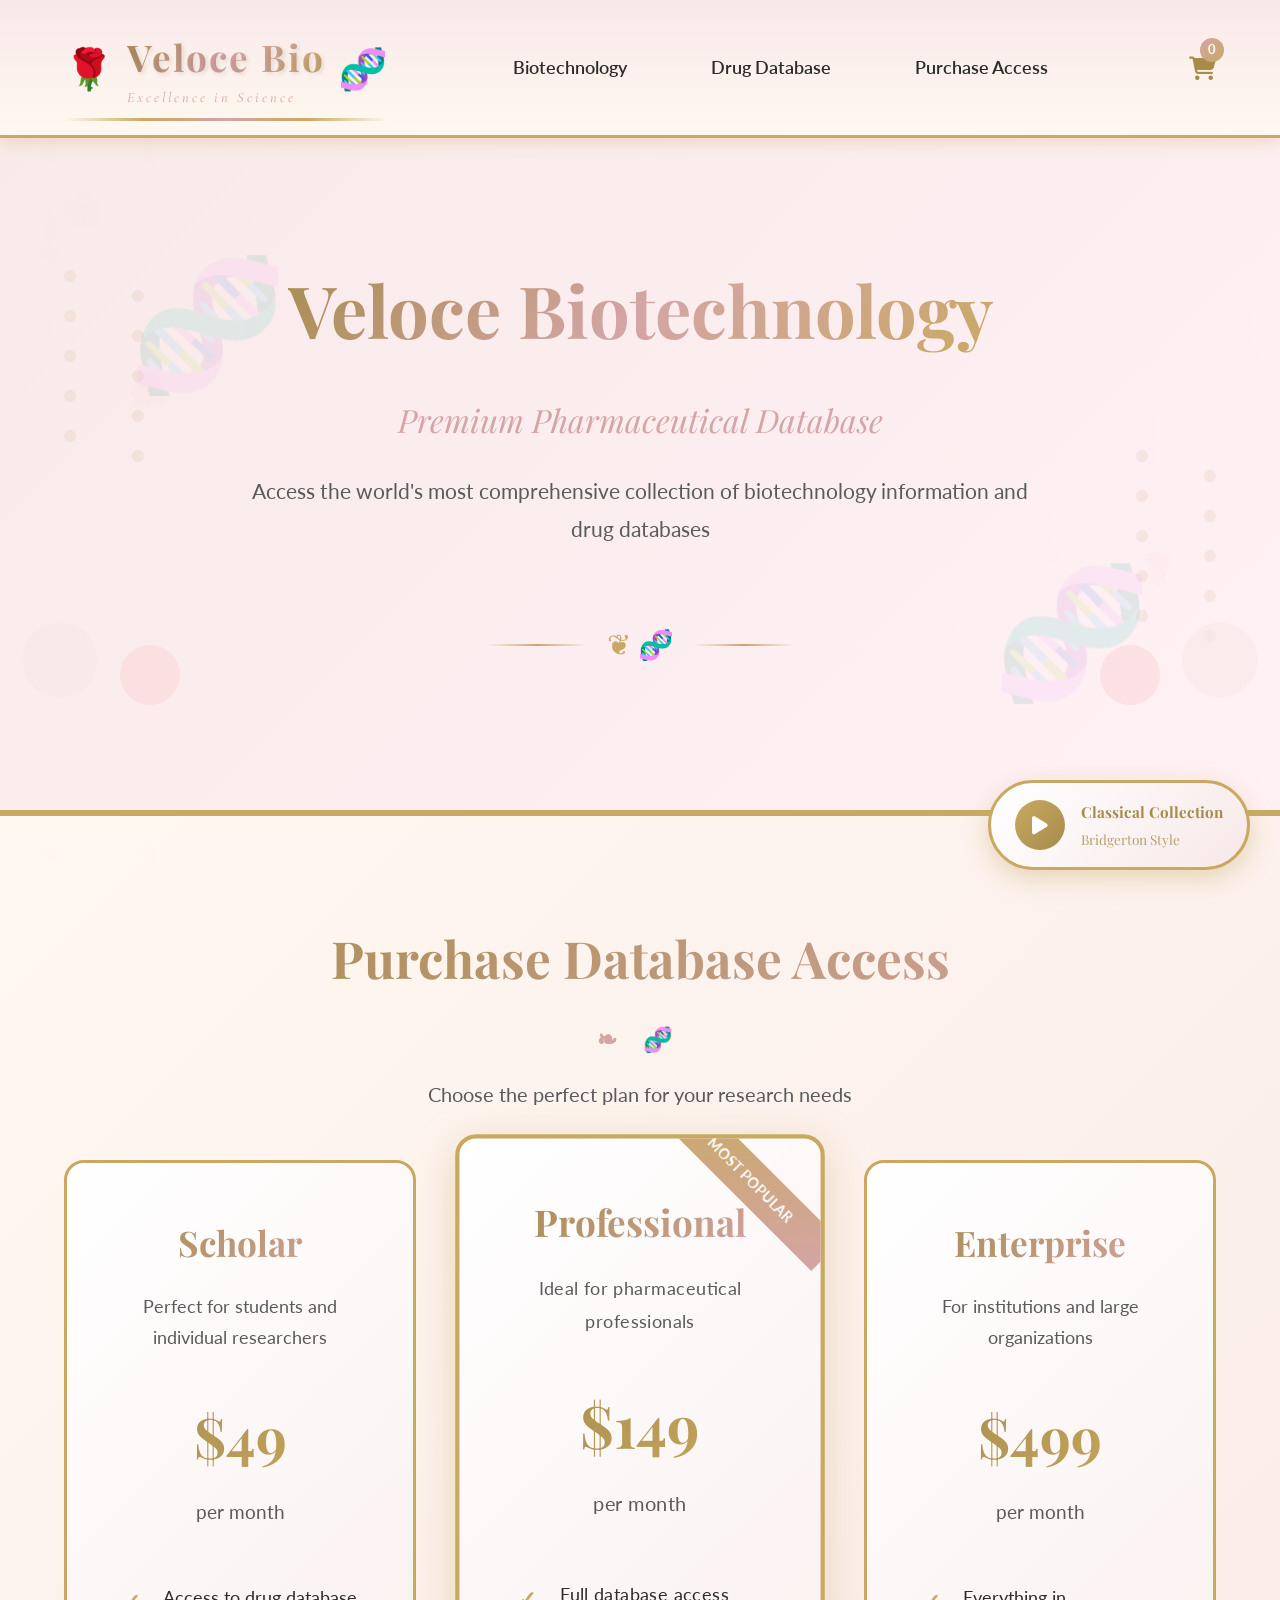
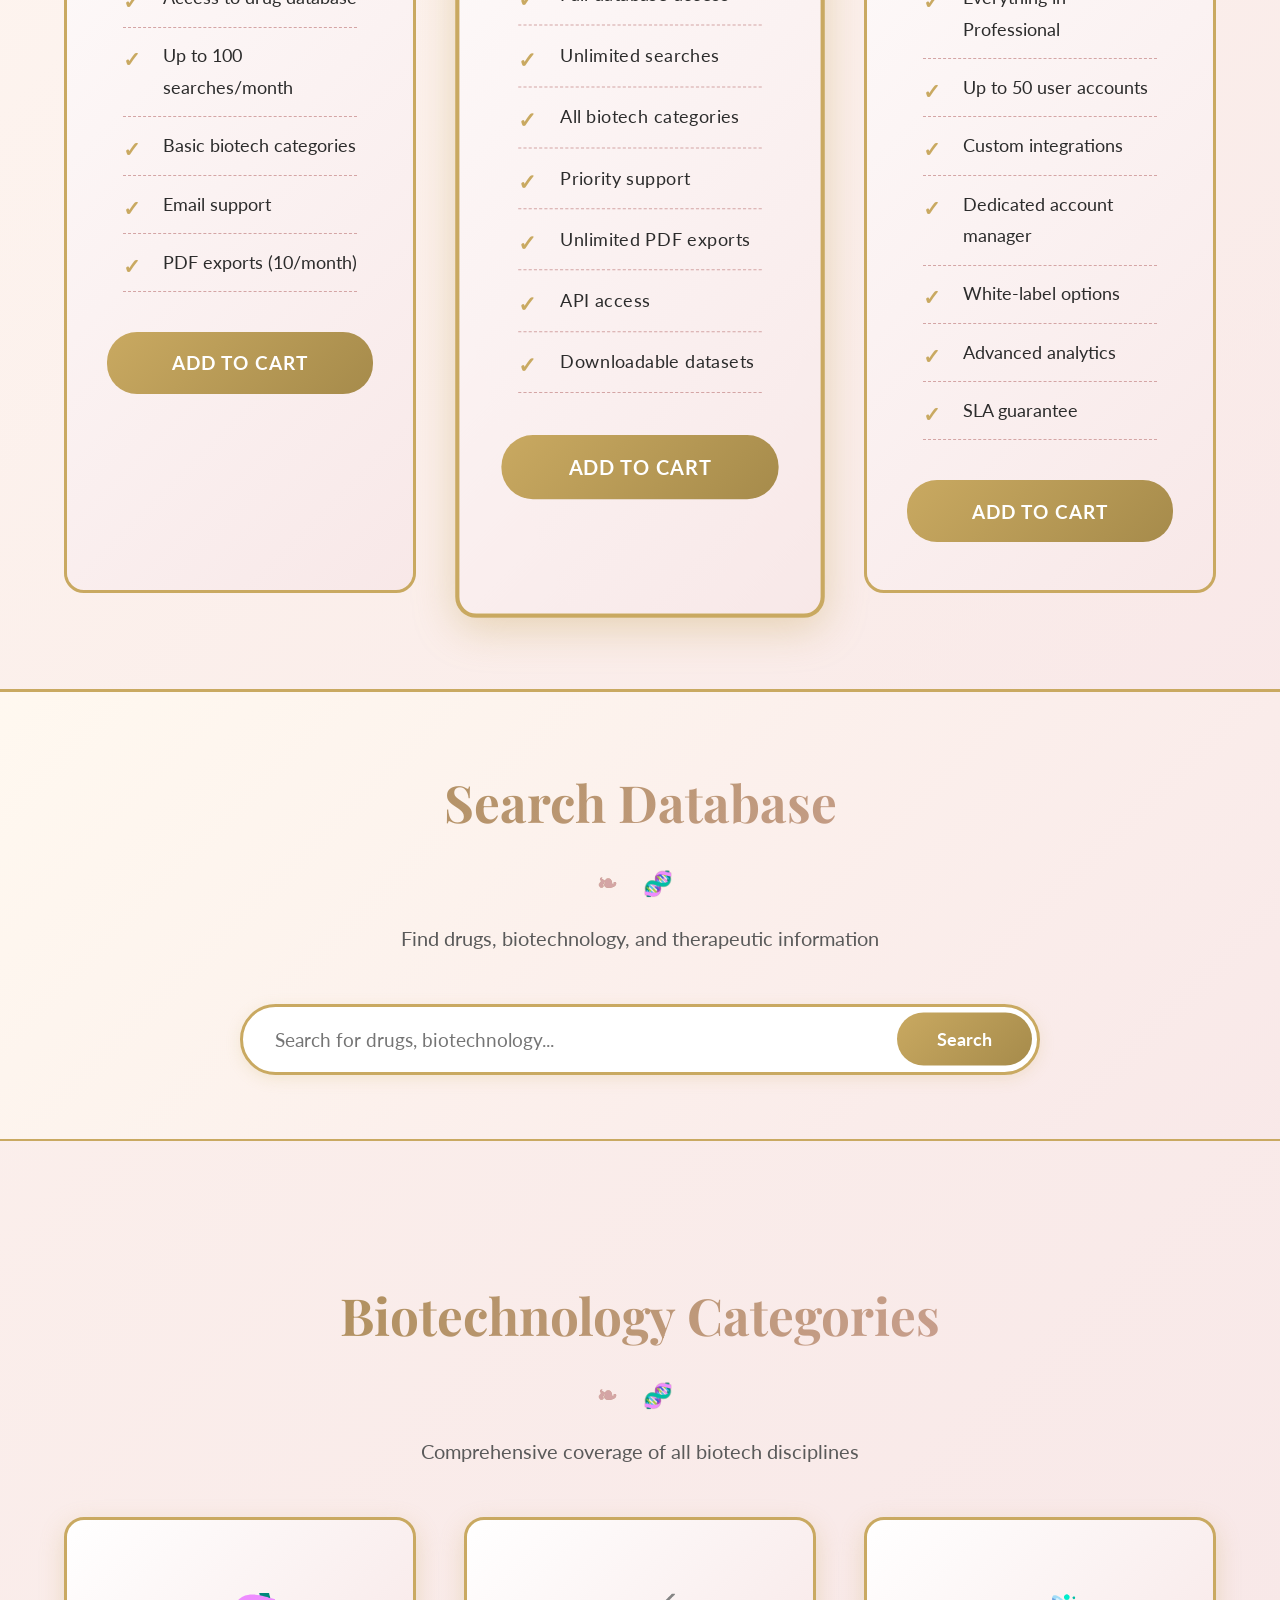
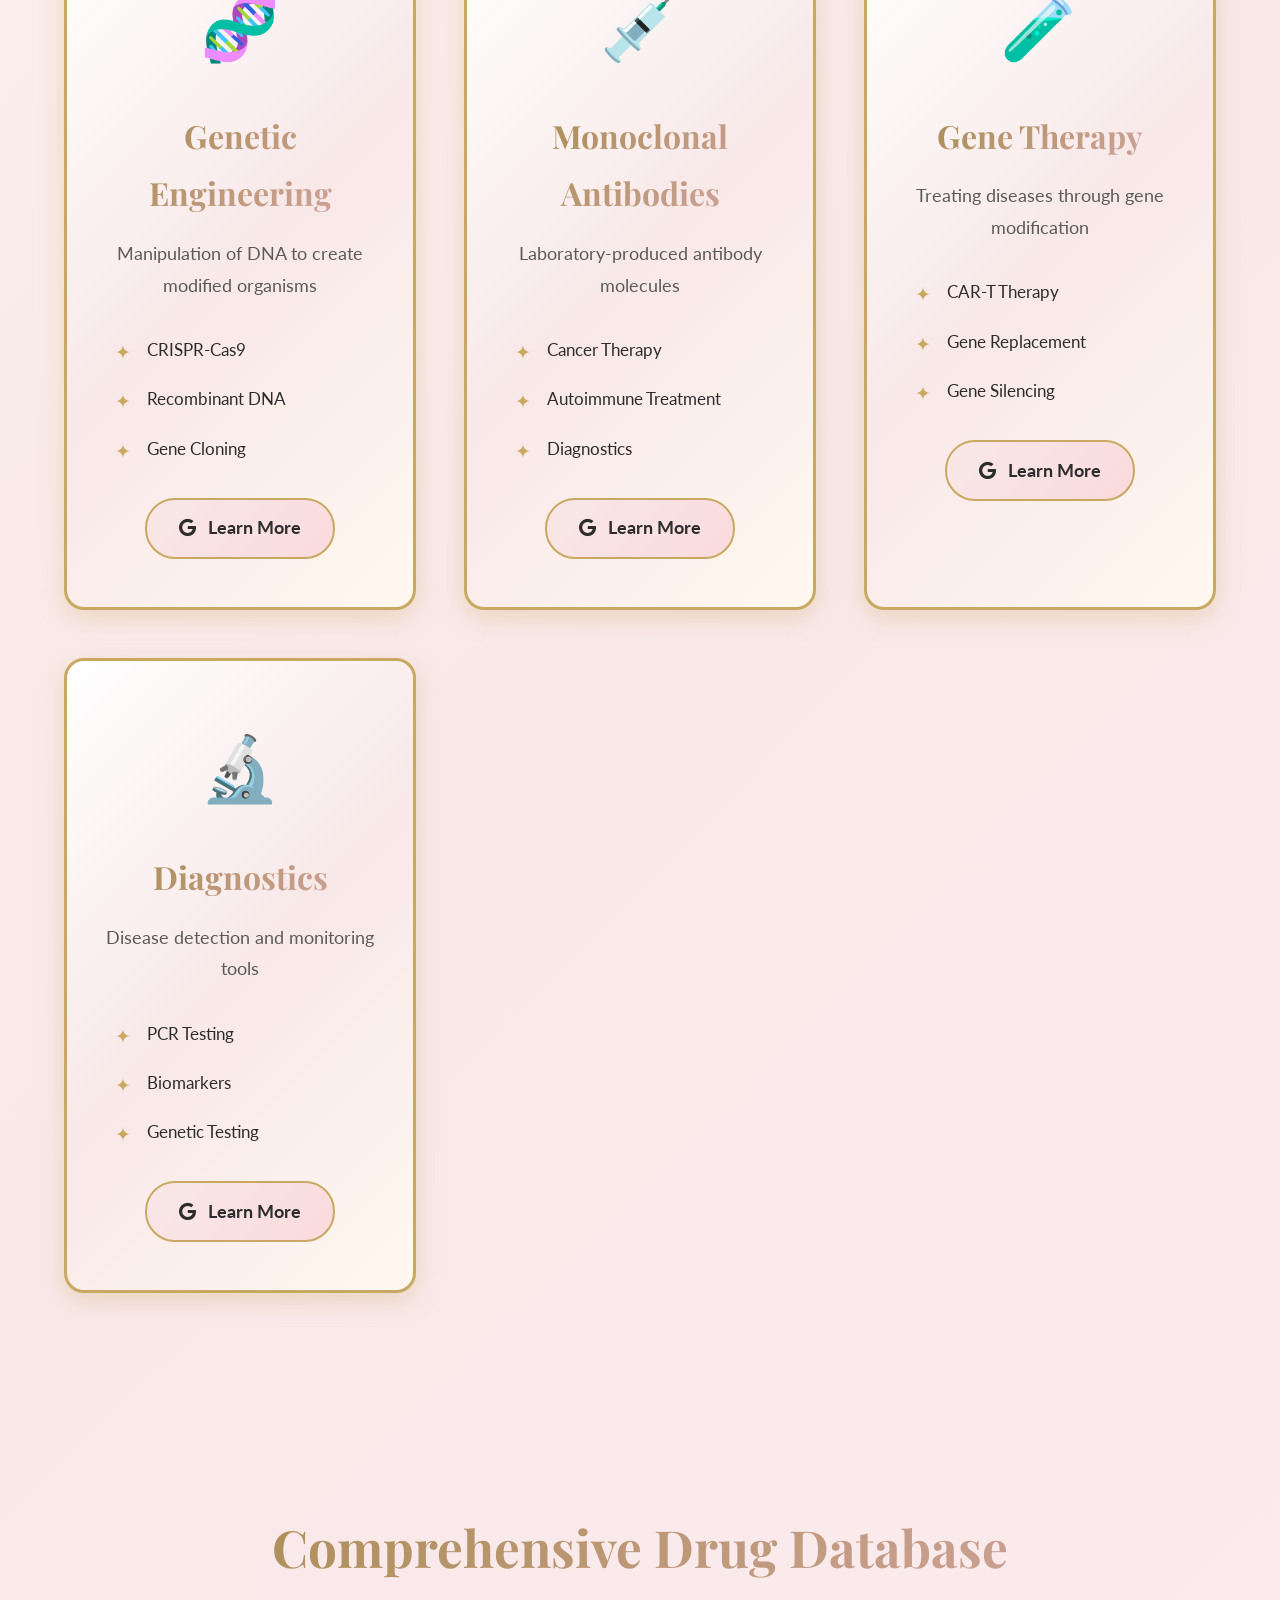
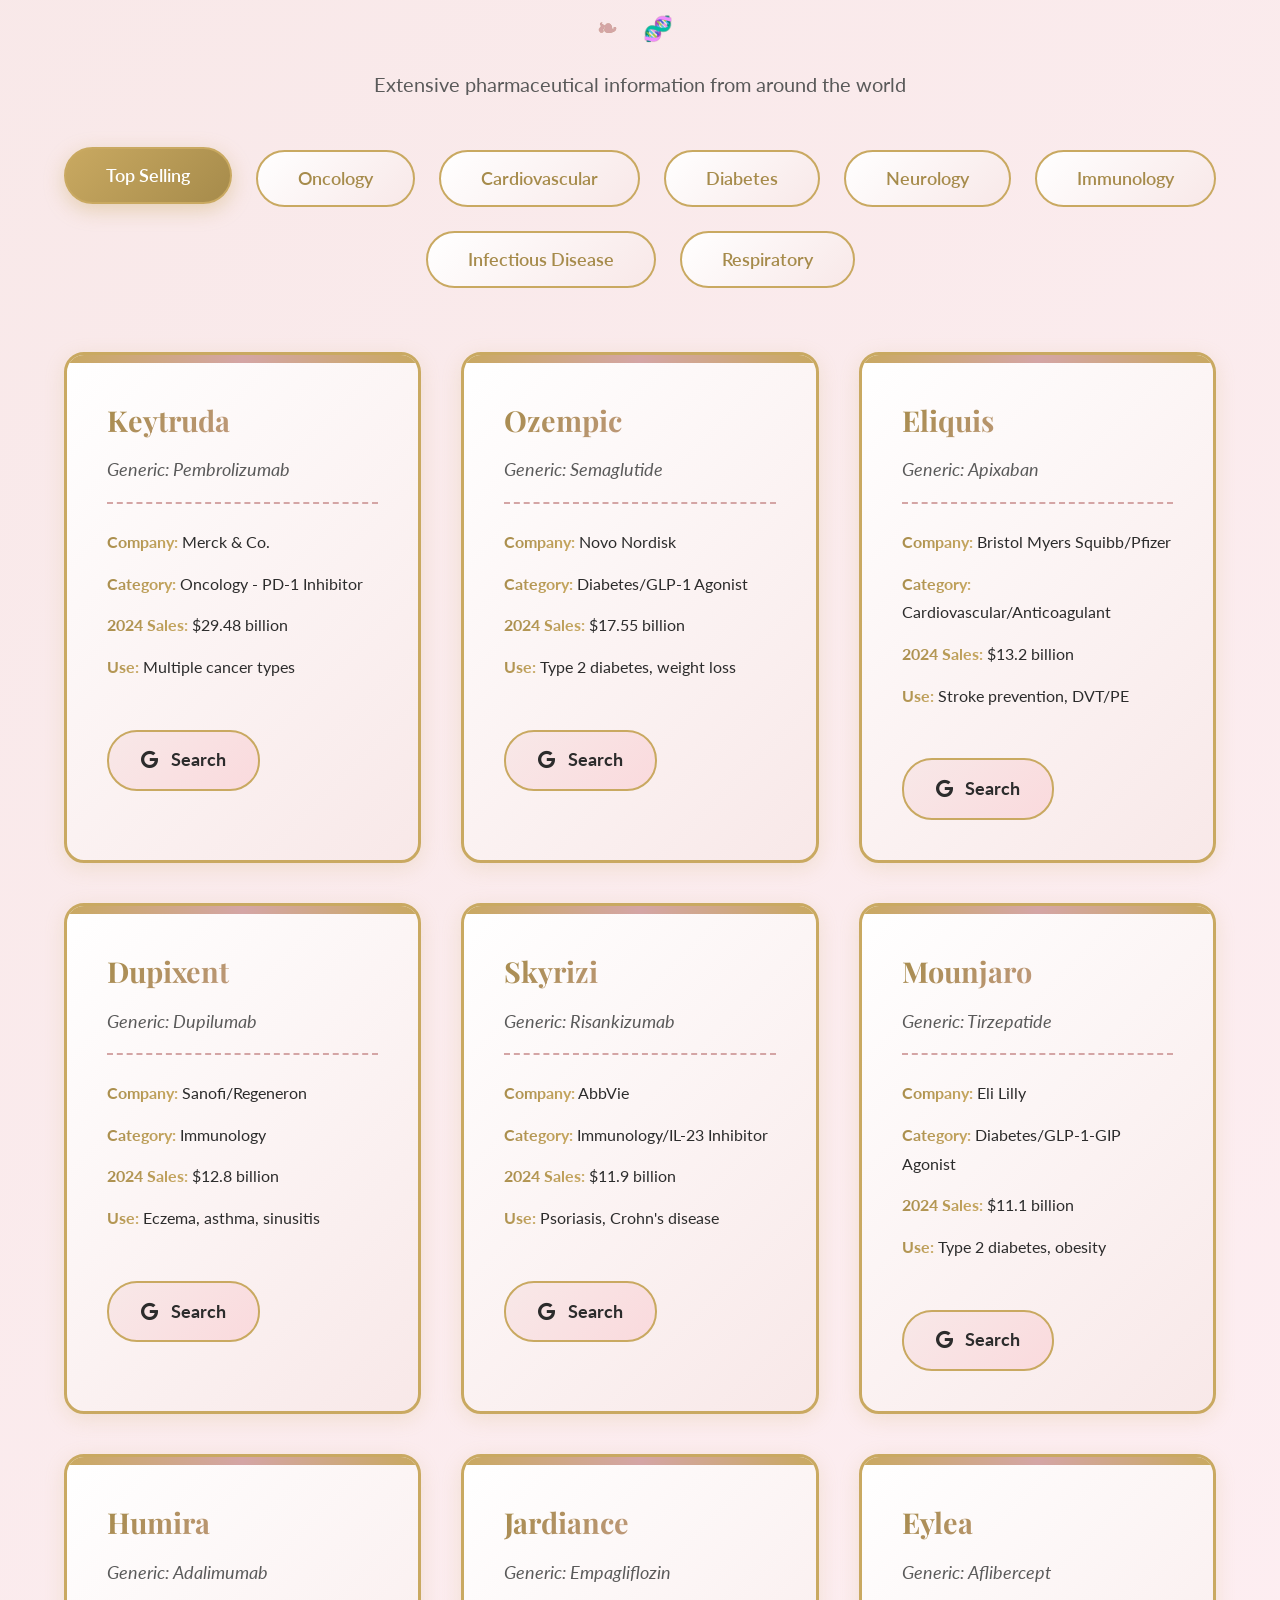
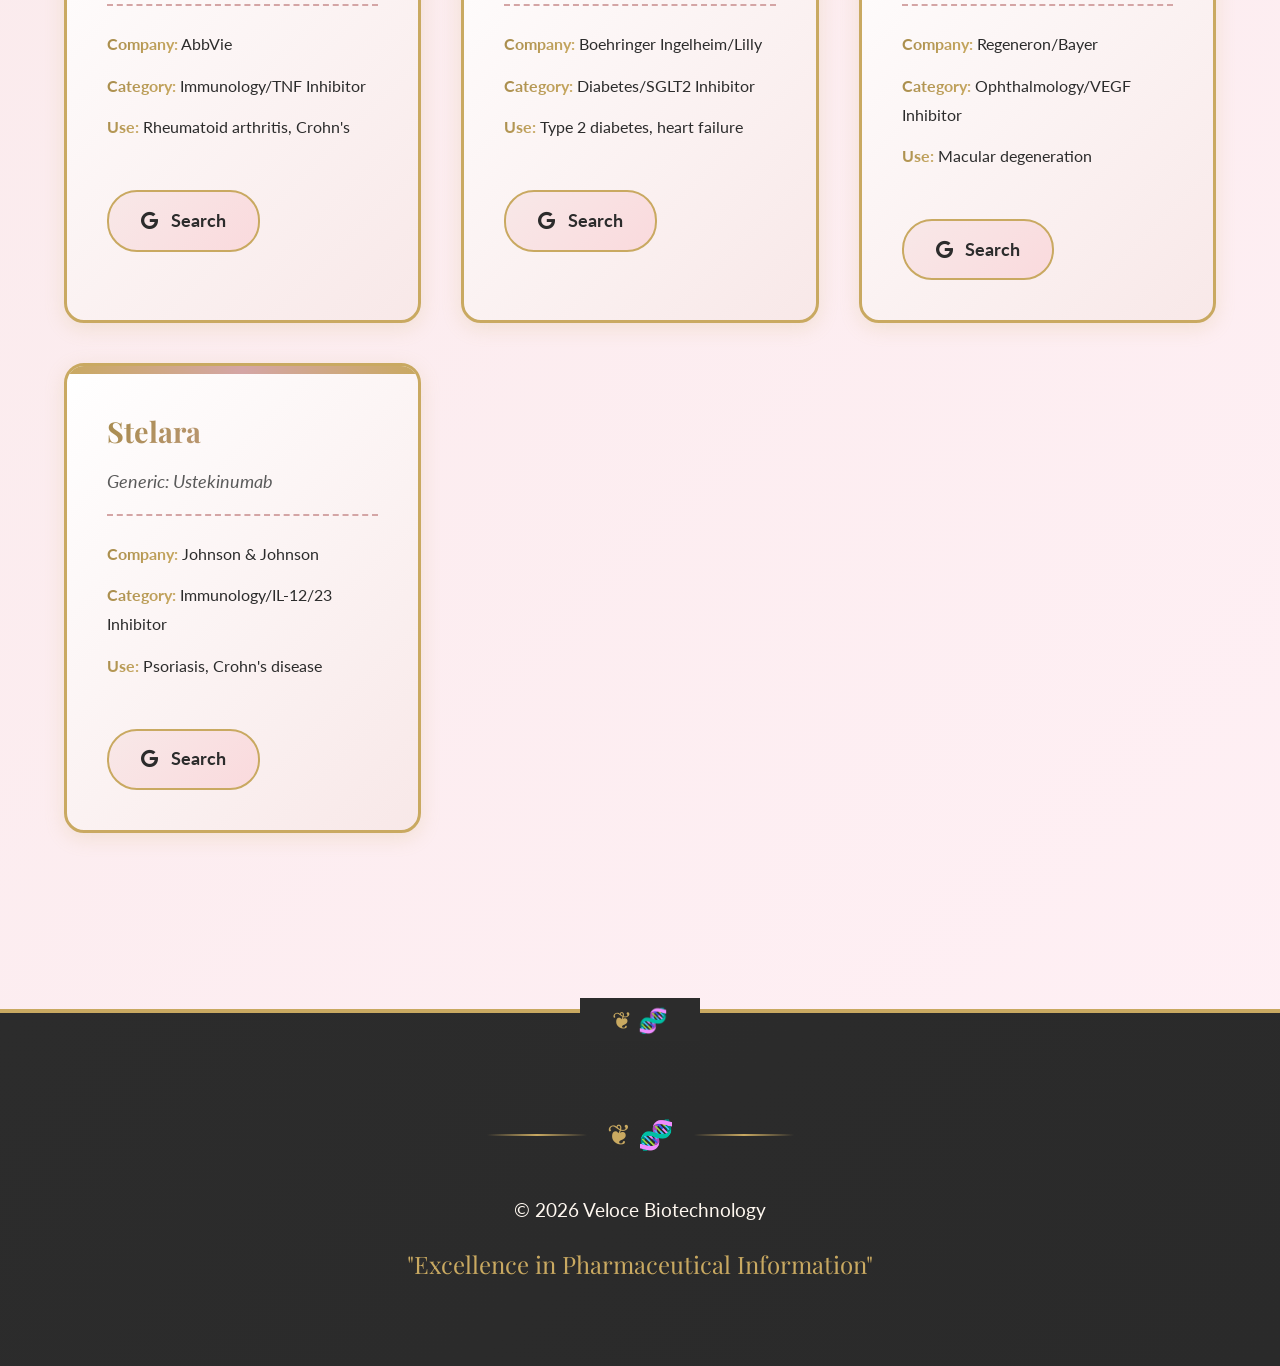
<file: index.html>
<!DOCTYPE html>
<html lang="en">
<head>
    <meta charset="UTF-8">
    <meta name="viewport" content="width=device-width, initial-scale=1.0">
    <title>Veloce Biotechnology - Premium Database Access</title>
    <link href="https://fonts.googleapis.com/css2?family=Playfair+Display:wght@400;600;700&family=Cormorant+Garamond:wght@400;500;600&family=Lato:wght@400;700&display=swap" rel="stylesheet">
    <link rel="stylesheet" href="https://cdnjs.cloudflare.com/ajax/libs/font-awesome/6.4.0/css/all.min.css">
    <style>
        :root {
            --soft-pink: #F8E8E8;
            --dusty-rose: #D4A5A5;
            --cream: #FFF8F0;
            --gold: #C9A961;
            --gold-dark: #A68B4B;
            --text-dark: #2C2C2C;
            --text-light: #5A5A5A;
            --white: #ffffff;
            --blush: #FADADD;
            --lavender: #E6E6FA;
            --peach: #FFDAB9;
        }

        * {
            margin: 0;
            padding: 0;
            box-sizing: border-box;
        }

        body {
            font-family: 'Lato', sans-serif;
            background: linear-gradient(135deg, #FFF8F0 0%, #F8E8E8 50%, #FFF0F5 100%);
            color: var(--text-dark);
            line-height: 1.8;
            position: relative;
            overflow-x: hidden;
            font-size: 16px;
        }

        /* Floral Background Pattern */
        body::before {
            content: '';
            position: fixed;
            top: 0;
            left: 0;
            width: 100%;
            height: 100%;
            background-image: url("data:image/svg+xml,%3Csvg xmlns='http://www.w3.org/2000/svg' width='100' height='100' opacity='0.05'%3E%3Cpath d='M50 10 Q60 30 50 50 Q40 30 50 10' fill='%23D4A5A5'/%3E%3Ccircle cx='50' cy='55' r='8' fill='%23C9A961'/%3E%3C/svg%3E");
            opacity: 0.3;
            z-index: -1;
            pointer-events: none;
        }

        /* Cute DNA Animations */
        .dna-container {
            position: fixed;
            z-index: 1;
            pointer-events: none;
            opacity: 0.15;
        }

        .dna-left {
            left: 5%;
            top: 30%;
            animation: floatDNA 8s ease-in-out infinite;
        }

        .dna-right {
            right: 5%;
            top: 50%;
            animation: floatDNA 10s ease-in-out infinite reverse;
        }

        @keyframes floatDNA {
            0%, 100% { transform: translateY(0) rotate(0deg); }
            50% { transform: translateY(-30px) rotate(180deg); }
        }

        .dna-helix {
            width: 80px;
            height: 200px;
            position: relative;
        }

        .dna-strand {
            position: absolute;
            width: 12px;
            height: 12px;
            border-radius: 50%;
            animation: rotateDNA 3s linear infinite;
        }

        .dna-strand:nth-child(odd) {
            background: linear-gradient(135deg, var(--dusty-rose), var(--gold));
            left: 0;
        }

        .dna-strand:nth-child(even) {
            background: linear-gradient(135deg, var(--gold), var(--dusty-rose));
            right: 0;
        }

        @keyframes rotateDNA {
            0%, 100% { transform: translateX(0); }
            50% { transform: translateX(30px); }
        }

        /* Ornate Corner Decorations */
        .floral-corner {
            position: fixed;
            width: 300px;
            height: 300px;
            z-index: 100;
            pointer-events: none;
            opacity: 0.8;
        }

        .top-left { top: 0; left: 0; }
        .top-right { top: 0; right: 0; transform: scaleX(-1); }
        .bottom-left { bottom: 0; left: 0; transform: scaleY(-1); }
        .bottom-right { bottom: 0; right: 0; transform: scale(-1); }

        /* Floating Flowers Animation */
        .floating-flower {
            position: fixed;
            font-size: 2rem;
            opacity: 0.15;
            pointer-events: none;
            z-index: 0;
            animation: floatFlower 15s infinite ease-in-out;
        }

        @keyframes floatFlower {
            0%, 100% { transform: translateY(0) rotate(0deg); }
            50% { transform: translateY(-100px) rotate(180deg); }
        }

        /* Music Player */
        .music-player {
            position: fixed;
            bottom: 30px;
            right: 30px;
            background: linear-gradient(135deg, var(--white) 0%, var(--soft-pink) 100%);
            border: 3px solid var(--gold);
            border-radius: 50px;
            padding: 1rem 1.5rem;
            box-shadow: 0 8px 25px rgba(201, 169, 97, 0.4);
            z-index: 1000;
            display: flex;
            align-items: center;
            gap: 1rem;
            transition: all 0.3s ease;
            animation: slideInRight 0.5s ease;
        }

        @keyframes slideInRight {
            from { transform: translateX(400px); }
            to { transform: translateX(0); }
        }

        .music-player:hover {
            transform: scale(1.05);
            box-shadow: 0 12px 35px rgba(201, 169, 97, 0.6);
        }

        .music-btn {
            width: 50px;
            height: 50px;
            border-radius: 50%;
            background: linear-gradient(135deg, var(--gold) 0%, var(--gold-dark) 100%);
            border: none;
            color: white;
            font-size: 1.3rem;
            cursor: pointer;
            display: flex;
            align-items: center;
            justify-content: center;
            transition: all 0.3s ease;
        }

        .music-btn:hover {
            transform: scale(1.1) rotate(15deg);
        }

        .music-info {
            font-family: 'Playfair Display', serif;
            color: var(--gold-dark);
            font-size: 0.95rem;
        }

        .music-note {
            animation: bounce 1s ease infinite;
        }

        @keyframes bounce {
            0%, 100% { transform: translateY(0); }
            50% { transform: translateY(-5px); }
        }

        /* Navigation */
        nav {
            background: linear-gradient(180deg, rgba(248, 232, 232, 0.98) 0%, rgba(255, 248, 240, 0.98) 100%);
            padding: 1.5rem 5%;
            display: flex;
            justify-content: space-between;
            align-items: center;
            border-bottom: 3px solid var(--gold);
            position: sticky;
            top: 0;
            z-index: 1000;
            box-shadow: 0 4px 15px rgba(201, 169, 97, 0.3);
            backdrop-filter: blur(10px);
        }

        /* Enhanced Bridgerton Logo */
        .logo-container {
            display: flex;
            align-items: center;
            gap: 1rem;
        }

        .logo {
            position: relative;
            display: flex;
            align-items: center;
            gap: 0.8rem;
        }

        .logo-ornament {
            font-size: 2.5rem;
            animation: sparkle 2s ease infinite;
        }

        @keyframes sparkle {
            0%, 100% { opacity: 1; transform: scale(1); }
            50% { opacity: 0.7; transform: scale(1.1); }
        }

        .logo-text {
            display: flex;
            flex-direction: column;
            align-items: flex-start;
        }

        .logo-main {
            font-family: 'Playfair Display', serif;
            font-size: 2.3rem;
            background: linear-gradient(135deg, var(--gold-dark) 0%, var(--dusty-rose) 50%, var(--gold) 100%);
            -webkit-background-clip: text;
            -webkit-text-fill-color: transparent;
            background-clip: text;
            font-weight: 700;
            letter-spacing: 2px;
            position: relative;
            text-shadow: 2px 2px 4px rgba(0,0,0,0.1);
        }

        .logo-tagline {
            font-family: 'Cormorant Garamond', serif;
            font-size: 0.9rem;
            color: var(--dusty-rose);
            font-style: italic;
            letter-spacing: 3px;
            margin-top: -5px;
        }

        .logo-flourish {
            position: absolute;
            bottom: -10px;
            left: 0;
            right: 0;
            height: 3px;
            background: linear-gradient(90deg, transparent, var(--gold), var(--dusty-rose), var(--gold), transparent);
            border-radius: 2px;
        }

        .nav-links {
            display: flex;
            gap: 2rem;
            list-style: none;
            flex-wrap: wrap;
        }

        .nav-links a {
            text-decoration: none;
            color: var(--text-dark);
            font-size: 1.1rem;
            font-weight: 600;
            padding: 0.5rem 1.5rem;
            transition: all 0.3s ease;
            border: 2px solid transparent;
            border-radius: 25px;
            font-family: 'Lato', sans-serif;
        }

        .nav-links a:hover {
            color: var(--gold-dark);
            border-color: var(--gold);
            background: rgba(201, 169, 97, 0.1);
        }

        .cart-icon {
            position: relative;
            cursor: pointer;
            font-size: 1.5rem;
            color: var(--gold-dark);
            margin-left: 1rem;
            transition: transform 0.3s ease;
        }

        .cart-icon:hover {
            transform: scale(1.2) rotate(10deg);
        }

        .cart-count {
            position: absolute;
            top: -8px;
            right: -8px;
            background: linear-gradient(135deg, var(--dusty-rose), var(--gold));
            color: white;
            border-radius: 50%;
            width: 24px;
            height: 24px;
            display: flex;
            align-items: center;
            justify-content: center;
            font-size: 0.8rem;
            font-weight: bold;
        }

        /* Hero Section with DNA */
        .hero {
            background: linear-gradient(135deg, rgba(248, 232, 232, 0.9) 0%, rgba(255, 240, 245, 0.9) 100%);
            min-height: 75vh;
            display: flex;
            flex-direction: column;
            justify-content: center;
            align-items: center;
            text-align: center;
            padding: 6rem 5%;
            position: relative;
            overflow: hidden;
            border-bottom: 3px solid var(--gold);
        }

        .hero-dna {
            position: absolute;
            font-size: 8rem;
            opacity: 0.1;
            animation: rotateDNA 20s linear infinite;
        }

        .hero-dna-1 { top: 10%; left: 10%; }
        .hero-dna-2 { bottom: 10%; right: 10%; animation-direction: reverse; }

        .hero h1 {
            font-family: 'Playfair Display', serif;
            font-size: 4.5rem;
            background: linear-gradient(135deg, var(--gold-dark) 0%, var(--dusty-rose) 50%, var(--gold) 100%);
            -webkit-background-clip: text;
            -webkit-text-fill-color: transparent;
            background-clip: text;
            margin-bottom: 1rem;
            animation: fadeInDown 1s ease;
            position: relative;
            z-index: 2;
        }

        .hero .subtitle {
            font-family: 'Playfair Display', serif;
            font-size: 2rem;
            color: var(--dusty-rose);
            margin-bottom: 1.5rem;
            font-style: italic;
            animation: fadeInUp 1s ease 0.3s both;
        }

        .hero .tagline {
            font-size: 1.3rem;
            color: var(--text-light);
            max-width: 800px;
            margin-bottom: 2.5rem;
            font-family: 'Lato', sans-serif;
            animation: fadeInUp 1s ease 0.6s both;
        }

        @keyframes fadeInDown {
            from { opacity: 0; transform: translateY(-30px); }
            to { opacity: 1; transform: translateY(0); }
        }

        @keyframes fadeInUp {
            from { opacity: 0; transform: translateY(30px); }
            to { opacity: 1; transform: translateY(0); }
        }

        .divider {
            display: flex;
            align-items: center;
            justify-content: center;
            margin: 2rem 0;
            font-size: 1.8rem;
            color: var(--gold);
        }

        .divider::before,
        .divider::after {
            content: '';
            width: 100px;
            height: 2px;
            background: linear-gradient(90deg, transparent, var(--gold), transparent);
            margin: 0 20px;
        }

        /* Search Bar */
        .search-container {
            padding: 4rem 5%;
            background: linear-gradient(135deg, rgba(255, 248, 240, 0.95) 0%, rgba(248, 232, 232, 0.95) 100%);
            text-align: center;
            position: relative;
            border-bottom: 2px solid var(--gold);
        }

        .search-box {
            max-width: 800px;
            margin: 2rem auto 0;
            position: relative;
        }

        .search-box input {
            width: 100%;
            padding: 1.3rem 3rem 1.3rem 2rem;
            font-size: 1.2rem;
            font-family: 'Lato', sans-serif;
            border: 3px solid var(--gold);
            border-radius: 50px;
            outline: none;
            background: var(--white);
            box-shadow: 0 4px 15px rgba(201, 169, 97, 0.2);
        }

        .search-box button {
            position: absolute;
            right: 8px;
            top: 50%;
            transform: translateY(-50%);
            background: linear-gradient(135deg, var(--gold) 0%, var(--gold-dark) 100%);
            border: none;
            padding: 1rem 2.5rem;
            border-radius: 50px;
            color: var(--white);
            font-family: 'Lato', sans-serif;
            font-weight: 700;
            font-size: 1.1rem;
            cursor: pointer;
            transition: all 0.3s ease;
        }

        .search-box button:hover {
            transform: translateY(-50%) scale(1.05);
            box-shadow: 0 4px 15px rgba(201, 169, 97, 0.4);
        }

        /* Section Styling */
        .section {
            padding: 5rem 5%;
            margin: 3rem 0;
            position: relative;
        }

        .section-title {
            font-family: 'Playfair Display', serif;
            font-size: 3.2rem;
            background: linear-gradient(135deg, var(--gold-dark) 0%, var(--dusty-rose) 100%);
            -webkit-background-clip: text;
            -webkit-text-fill-color: transparent;
            background-clip: text;
            text-align: center;
            margin-bottom: 1rem;
            position: relative;
        }

        .section-title::after {
            content: '❧ 🧬 ';
            display: block;
            font-size: 1.5rem;
            color: var(--dusty-rose);
            margin-top: 0.8rem;
            letter-spacing: 10px;
            -webkit-text-fill-color: var(--dusty-rose);
        }

        .section-subtitle {
            text-align: center;
            font-size: 1.25rem;
            color: var(--text-light);
            margin-bottom: 3rem;
            font-family: 'Lato', sans-serif;
        }

        /* Pricing/Purchase Section */
        .purchase-section {
            background: linear-gradient(135deg, rgba(255, 248, 240, 0.9) 0%, rgba(248, 232, 232, 0.9) 100%);
            padding: 6rem 5%;
            border-top: 3px solid var(--gold);
            border-bottom: 3px solid var(--gold);
        }

        .pricing-grid {
            display: grid;
            grid-template-columns: repeat(auto-fit, minmax(320px, 1fr));
            gap: 3rem;
            max-width: 1200px;
            margin: 0 auto;
        }

        .pricing-card {
            background: linear-gradient(135deg, var(--white) 0%, var(--soft-pink) 100%);
            border: 3px solid var(--gold);
            border-radius: 20px;
            padding: 3rem 2.5rem;
            text-align: center;
            transition: all 0.4s ease;
            position: relative;
            overflow: hidden;
            animation: fadeInUp 0.8s ease;
        }

        .pricing-card.featured {
            transform: scale(1.05);
            border-width: 4px;
            box-shadow: 0 10px 40px rgba(201, 169, 97, 0.4);
        }

        .pricing-card.featured::before {
            content: 'MOST POPULAR';
            position: absolute;
            top: 20px;
            right: -35px;
            background: linear-gradient(135deg, var(--gold), var(--dusty-rose));
            color: white;
            padding: 0.5rem 3rem;
            transform: rotate(45deg);
            font-size: 0.85rem;
            font-weight: bold;
            font-family: 'Lato', sans-serif;
        }

        .pricing-card:hover {
            transform: translateY(-10px) scale(1.02);
            box-shadow: 0 15px 45px rgba(201, 169, 97, 0.5);
        }

        .pricing-card.featured:hover {
            transform: translateY(-10px) scale(1.07);
        }

        .pricing-tier {
            font-family: 'Playfair Display', serif;
            font-size: 2.2rem;
            background: linear-gradient(135deg, var(--gold-dark), var(--dusty-rose));
            -webkit-background-clip: text;
            -webkit-text-fill-color: transparent;
            margin-bottom: 1rem;
        }

        .pricing-description {
            font-size: 1.1rem;
            color: var(--text-light);
            margin-bottom: 2rem;
            font-family: 'Lato', sans-serif;
        }

        .pricing-amount {
            font-size: 3.5rem;
            background: linear-gradient(135deg, var(--gold-dark), var(--gold));
            -webkit-background-clip: text;
            -webkit-text-fill-color: transparent;
            font-weight: 700;
            margin-bottom: 0.5rem;
            font-family: 'Playfair Display', serif;
        }

        .pricing-period {
            font-size: 1.2rem;
            color: var(--text-light);
            margin-bottom: 2.5rem;
        }

        .pricing-features {
            list-style: none;
            text-align: left;
            margin-bottom: 2.5rem;
            padding: 0 1rem;
        }

        .pricing-features li {
            padding: 0.8rem 0;
            padding-left: 2.5rem;
            position: relative;
            font-size: 1.1rem;
            border-bottom: 1px dashed var(--dusty-rose);
            font-family: 'Lato', sans-serif;
        }

        .pricing-features li::before {
            content: '✓';
            position: absolute;
            left: 0;
            color: var(--gold);
            font-weight: bold;
            font-size: 1.3rem;
        }

        .purchase-btn {
            width: 100%;
            padding: 1.2rem;
            background: linear-gradient(135deg, var(--gold) 0%, var(--gold-dark) 100%);
            border: none;
            border-radius: 30px;
            color: white;
            font-size: 1.2rem;
            font-weight: 700;
            cursor: pointer;
            transition: all 0.3s ease;
            font-family: 'Lato', sans-serif;
            text-transform: uppercase;
            letter-spacing: 1px;
        }

        .purchase-btn:hover {
            transform: scale(1.05);
            box-shadow: 0 6px 20px rgba(201, 169, 97, 0.5);
        }

        /* Category Tabs */
        .tabs {
            display: flex;
            justify-content: center;
            gap: 1.5rem;
            margin-bottom: 4rem;
            flex-wrap: wrap;
        }

        .tab-btn {
            padding: 1rem 2.5rem;
            background: linear-gradient(135deg, var(--white) 0%, var(--soft-pink) 100%);
            border: 2px solid var(--gold);
            color: var(--gold-dark);
            font-family: 'Lato', sans-serif;
            font-size: 1.1rem;
            font-weight: 600;
            cursor: pointer;
            border-radius: 30px;
            transition: all 0.3s ease;
        }

        .tab-btn:hover,
        .tab-btn.active {
            background: linear-gradient(135deg, var(--gold) 0%, var(--gold-dark) 100%);
            color: var(--white);
            transform: translateY(-3px);
            box-shadow: 0 6px 20px rgba(201, 169, 97, 0.4);
        }

        .tab-content {
            display: none;
        }

        .tab-content.active {
            display: block;
            animation: fadeIn 0.6s ease;
        }

        @keyframes fadeIn {
            from { opacity: 0; transform: translateY(20px); }
            to { opacity: 1; transform: translateY(0); }
        }

        /* Drug Cards */
        .drug-grid {
            display: grid;
            grid-template-columns: repeat(auto-fill, minmax(350px, 1fr));
            gap: 2.5rem;
            max-width: 1400px;
            margin: 0 auto;
        }

        .drug-card {
            background: linear-gradient(135deg, var(--white) 0%, var(--soft-pink) 100%);
            border: 3px solid var(--gold);
            border-radius: 20px;
            padding: 2.5rem;
            transition: all 0.4s ease;
            position: relative;
            overflow: hidden;
            box-shadow: 0 5px 20px rgba(201, 169, 97, 0.2);
            animation: fadeInUp 0.8s ease;
        }

        .drug-card::before {
            content: '';
            position: absolute;
            top: 0;
            left: 0;
            right: 0;
            height: 8px;
            background: linear-gradient(90deg, var(--gold), var(--dusty-rose), var(--gold));
        }

        .drug-card:hover {
            transform: translateY(-8px) scale(1.02);
            box-shadow: 0 15px 40px rgba(201, 169, 97, 0.4);
        }

        .drug-name {
            font-family: 'Playfair Display', serif;
            font-size: 1.8rem;
            background: linear-gradient(135deg, var(--gold-dark), var(--dusty-rose));
            -webkit-background-clip: text;
            -webkit-text-fill-color: transparent;
            margin-bottom: 0.5rem;
        }

        .drug-generic {
            font-size: 1.1rem;
            color: var(--text-light);
            font-style: italic;
            margin-bottom: 1.5rem;
            padding-bottom: 1rem;
            border-bottom: 2px dashed var(--dusty-rose);
            font-family: 'Lato', sans-serif;
        }

        .drug-info {
            margin: 1.5rem 0;
        }

        .drug-info p {
            margin: 0.8rem 0;
            font-size: 1rem;
            font-family: 'Lato', sans-serif;
        }

        .drug-info strong {
            background: linear-gradient(135deg, var(--gold-dark), var(--gold));
            -webkit-background-clip: text;
            -webkit-text-fill-color: transparent;
            font-weight: 700;
        }

        .google-link {
            display: inline-flex;
            align-items: center;
            gap: 0.8rem;
            margin-top: 1.5rem;
            padding: 0.8rem 2rem;
            background: linear-gradient(135deg, var(--soft-pink) 0%, var(--blush) 100%);
            color: var(--text-dark);
            text-decoration: none;
            border-radius: 30px;
            font-weight: 700;
            font-size: 1.1rem;
            transition: all 0.3s ease;
            border: 2px solid var(--gold);
            font-family: 'Lato', sans-serif;
        }

        .google-link:hover {
            background: linear-gradient(135deg, var(--gold) 0%, var(--gold-dark) 100%);
            color: var(--white);
            transform: scale(1.05);
        }

        /* Biotech Cards */
        .biotech-grid {
            display: grid;
            grid-template-columns: repeat(auto-fit, minmax(320px, 1fr));
            gap: 3rem;
            max-width: 1400px;
            margin: 0 auto;
        }

        .biotech-card {
            background: linear-gradient(135deg, var(--white) 0%, var(--soft-pink) 50%, var(--cream) 100%);
            border: 3px solid var(--gold);
            border-radius: 20px;
            padding: 3rem 2rem;
            text-align: center;
            transition: all 0.4s ease;
            position: relative;
            box-shadow: 0 8px 25px rgba(201, 169, 97, 0.3);
            animation: fadeInUp 0.8s ease;
        }

        .biotech-card:hover {
            transform: scale(1.05) rotate(1deg);
            box-shadow: 0 12px 35px rgba(201, 169, 97, 0.5);
        }

        .biotech-icon {
            font-size: 4rem;
            margin-bottom: 1.5rem;
            display: inline-block;
            animation: float 3s ease-in-out infinite;
        }

        @keyframes float {
            0%, 100% { transform: translateY(0); }
            50% { transform: translateY(-10px); }
        }

        .biotech-card h3 {
            font-family: 'Playfair Display', serif;
            font-size: 2rem;
            background: linear-gradient(135deg, var(--gold-dark), var(--dusty-rose));
            -webkit-background-clip: text;
            -webkit-text-fill-color: transparent;
            margin-bottom: 1rem;
        }

        .biotech-card p {
            font-size: 1.1rem;
            color: var(--text-light);
            margin-bottom: 1.5rem;
            font-family: 'Lato', sans-serif;
        }

        .biotech-card ul {
            list-style: none;
            text-align: left;
            margin-top: 1.5rem;
            padding: 0 1rem;
        }

        .biotech-card ul li {
            padding: 0.6rem 0;
            padding-left: 2rem;
            position: relative;
            font-size: 1.05rem;
            font-family: 'Lato', sans-serif;
        }

        .biotech-card ul li::before {
            content: '✦';
            position: absolute;
            left: 0;
            color: var(--gold);
            font-size: 1.2rem;
        }

        /* Footer */
        footer {
            background: linear-gradient(135deg, var(--text-dark) 0%, #2a2a2a 100%);
            color: var(--cream);
            padding: 4rem 5%;
            text-align: center;
            margin-top: 6rem;
            position: relative;
            border-top: 4px solid var(--gold);
        }

        footer::before {
            content: '❦ 🧬 ';
            position: absolute;
            top: -15px;
            left: 50%;
            transform: translateX(-50%);
            background: var(--text-dark);
            padding: 0 2rem;
            font-size: 1.5rem;
            color: var(--gold);
        }

        /* Responsive */
        @media (max-width: 768px) {
            .nav-links { display: none; }
            .hero h1 { font-size: 2.8rem; }
            .section-title { font-size: 2.2rem; }
            .drug-grid { grid-template-columns: 1fr; }
            .pricing-card.featured { transform: scale(1); }
            .pricing-card.featured:hover { transform: translateY(-10px) scale(1.02); }
            .floral-corner { width: 150px; height: 150px; }
            .music-player { bottom: 20px; right: 20px; padding: 0.8rem 1rem; }
            .music-info { display: none; }
        }

        /* Scrollbar */
        ::-webkit-scrollbar { width: 12px; }
        ::-webkit-scrollbar-track { background: var(--cream); }
        ::-webkit-scrollbar-thumb {
            background: linear-gradient(180deg, var(--gold) 0%, var(--dusty-rose) 100%);
            border-radius: 6px;
        }

        /* Cart Modal */
        .modal {
            display: none;
            position: fixed;
            top: 0;
            left: 0;
            width: 100%;
            height: 100%;
            background: rgba(0,0,0,0.6);
            z-index: 2000;
            justify-content: center;
            align-items: center;
        }

        .modal-content {
            background: linear-gradient(135deg, var(--white) 0%, var(--cream) 100%);
            border: 4px solid var(--gold);
            border-radius: 20px;
            padding: 3rem;
            max-width: 600px;
            width: 90%;
            max-height: 80vh;
            overflow-y: auto;
            position: relative;
            animation: fadeInUp 0.4s ease;
        }

        .close-modal {
            position: absolute;
            top: 15px;
            right: 20px;
            font-size: 2rem;
            cursor: pointer;
            color: var(--gold-dark);
        }

        .cart-item {
            padding: 1.5rem;
            border-bottom: 2px dashed var(--dusty-rose);
            margin-bottom: 1rem;
            display: flex;
            justify-content: space-between;
            align-items: center;
        }

        .cart-total {
            font-size: 1.8rem;
            font-weight: 700;
            background: linear-gradient(135deg, var(--gold-dark), var(--gold));
            -webkit-background-clip: text;
            -webkit-text-fill-color: transparent;
            text-align: right;
            margin-top: 2rem;
            font-family: 'Playfair Display', serif;
        }

        .checkout-btn {
            width: 100%;
            padding: 1.2rem;
            background: linear-gradient(135deg, var(--gold) 0%, var(--gold-dark) 100%);
            border: none;
            border-radius: 30px;
            color: white;
            font-size: 1.2rem;
            font-weight: 700;
            cursor: pointer;
            margin-top: 1.5rem;
            font-family: 'Lato', sans-serif;
        }

        /* Payment Modal Styles */
        .payment-methods {
            display: flex;
            gap: 1rem;
            margin: 2rem 0;
        }

        .payment-method {
            flex: 1;
            padding: 1.5rem;
            border: 3px solid var(--gold);
            border-radius: 15px;
            text-align: center;
            cursor: pointer;
            transition: all 0.3s ease;
            background: var(--white);
        }

        .payment-method:hover,
        .payment-method.active {
            background: linear-gradient(135deg, var(--soft-pink), var(--blush));
            transform: scale(1.05);
            box-shadow: 0 5px 20px rgba(201, 169, 97, 0.3);
        }

        .payment-method i {
            font-size: 2.5rem;
            color: var(--gold-dark);
            margin-bottom: 0.5rem;
            display: block;
        }

        .payment-method span {
            font-family: 'Playfair Display', serif;
            font-size: 1.2rem;
            color: var(--gold-dark);
            font-weight: 600;
        }

        .payment-form {
            display: none;
            margin-top: 2rem;
        }

        .payment-form.active {
            display: block;
            animation: fadeIn 0.5s ease;
        }

        .form-group {
            margin-bottom: 1.5rem;
        }

        .form-group label {
            display: block;
            margin-bottom: 0.5rem;
            font-weight: 600;
            color: var(--gold-dark);
            font-family: 'Playfair Display', serif;
        }

        .form-group input {
            width: 100%;
            padding: 1rem;
            border: 2px solid var(--gold);
            border-radius: 10px;
            font-size: 1rem;
            font-family: 'Lato', sans-serif;
            transition: all 0.3s ease;
        }

        .form-group input:focus {
            outline: none;
            border-color: var(--dusty-rose);
            box-shadow: 0 0 10px rgba(201, 169, 97, 0.3);
        }

        .form-row {
            display: grid;
            grid-template-columns: 1fr 1fr;
            gap: 1rem;
        }

        .pay-now-btn {
            width: 100%;
            padding: 1.3rem;
            background: linear-gradient(135deg, #4CAF50, #45a049);
            border: none;
            border-radius: 30px;
            color: white;
            font-size: 1.3rem;
            font-weight: 700;
            cursor: pointer;
            margin-top: 2rem;
            font-family: 'Lato', sans-serif;
            transition: all 0.3s ease;
        }

        .pay-now-btn:hover {
            transform: scale(1.05);
            box-shadow: 0 6px 20px rgba(76, 175, 80, 0.4);
        }

        .success-message {
            display: none;
            text-align: center;
            padding: 3rem;
        }

        .success-message.active {
            display: block;
            animation: fadeIn 0.6s ease;
        }

        .success-icon {
            font-size: 5rem;
            color: #4CAF50;
            margin-bottom: 1.5rem;
            animation: scaleIn 0.5s ease;
        }

        @keyframes scaleIn {
            0% { transform: scale(0); }
            50% { transform: scale(1.2); }
            100% { transform: scale(1); }
        }

        .success-message h2 {
            font-family: 'Playfair Display', serif;
            font-size: 2.5rem;
            color: var(--gold-dark);
            margin-bottom: 1rem;
        }

        .success-message p {
            font-size: 1.2rem;
            color: var(--text-light);
            margin-bottom: 2rem;
        }

        .order-id {
            background: var(--soft-pink);
            padding: 1rem 2rem;
            border-radius: 10px;
            display: inline-block;
            margin: 1rem 0;
            font-family: 'Lato', sans-serif;
            font-weight: 700;
            color: var(--gold-dark);
        }
    </style>
</head>
<body>
    <!-- Audio Element - Bridgerton Style Classical Music -->
    <audio id="bgMusic" loop>
        <source src="https://files.freemusicarchive.org/storage-freemusicarchive-org/music/no_curator/Tours/Enthusiast/Tours_-_01_-_Enthusiast.mp3" type="audio/mpeg">
        Your browser does not support the audio element.
    </audio>

    <!-- Cute DNA Animations -->
    <div class="dna-container dna-left">
        <div class="dna-helix">
            <div class="dna-strand" style="top: 0%; animation-delay: 0s;"></div>
            <div class="dna-strand" style="top: 10%; animation-delay: 0.3s;"></div>
            <div class="dna-strand" style="top: 20%; animation-delay: 0.6s;"></div>
            <div class="dna-strand" style="top: 30%; animation-delay: 0.9s;"></div>
            <div class="dna-strand" style="top: 40%; animation-delay: 1.2s;"></div>
            <div class="dna-strand" style="top: 50%; animation-delay: 1.5s;"></div>
            <div class="dna-strand" style="top: 60%; animation-delay: 1.8s;"></div>
            <div class="dna-strand" style="top: 70%; animation-delay: 2.1s;"></div>
            <div class="dna-strand" style="top: 80%; animation-delay: 2.4s;"></div>
            <div class="dna-strand" style="top: 90%; animation-delay: 2.7s;"></div>
        </div>
    </div>

    <div class="dna-container dna-right">
        <div class="dna-helix">
            <div class="dna-strand" style="top: 0%; animation-delay: 1.5s;"></div>
            <div class="dna-strand" style="top: 10%; animation-delay: 1.8s;"></div>
            <div class="dna-strand" style="top: 20%; animation-delay: 2.1s;"></div>
            <div class="dna-strand" style="top: 30%; animation-delay: 2.4s;"></div>
            <div class="dna-strand" style="top: 40%; animation-delay: 2.7s;"></div>
            <div class="dna-strand" style="top: 50%; animation-delay: 3s;"></div>
            <div class="dna-strand" style="top: 60%; animation-delay: 3.3s;"></div>
            <div class="dna-strand" style="top: 70%; animation-delay: 3.6s;"></div>
            <div class="dna-strand" style="top: 80%; animation-delay: 3.9s;"></div>
            <div class="dna-strand" style="top: 90%; animation-delay: 4.2s;"></div>
        </div>
    </div>

    <!-- Floral Corners -->
    <div class="floral-corner top-left">
        <svg viewBox="0 0 200 200" xmlns="http://www.w3.org/2000/svg">
            <circle cx="30" cy="40" r="25" fill="#F8E8E8" opacity="0.8"/>
            <circle cx="80" cy="30" r="20" fill="#FADADD" opacity="0.8"/>
            <circle cx="140" cy="50" r="22" fill="#F8E8E8" opacity="0.8"/>
        </svg>
    </div>
    <div class="floral-corner top-right">
        <svg viewBox="0 0 200 200" xmlns="http://www.w3.org/2000/svg">
            <circle cx="30" cy="40" r="25" fill="#F8E8E8" opacity="0.8"/>
            <circle cx="80" cy="30" r="20" fill="#FADADD" opacity="0.8"/>
        </svg>
    </div>
    <div class="floral-corner bottom-left">
        <svg viewBox="0 0 200 200" xmlns="http://www.w3.org/2000/svg">
            <circle cx="40" cy="160" r="25" fill="#F8E8E8" opacity="0.8"/>
            <circle cx="100" cy="150" r="20" fill="#FADADD" opacity="0.8"/>
        </svg>
    </div>
    <div class="floral-corner bottom-right">
        <svg viewBox="0 0 200 200" xmlns="http://www.w3.org/2000/svg">
            <circle cx="40" cy="160" r="25" fill="#F8E8E8" opacity="0.8"/>
            <circle cx="100" cy="150" r="20" fill="#FADADD" opacity="0.8"/>
        </svg>
    </div>

    <!-- Floating Flowers -->
    <div class="floating-flower" style="top: 20%; left: 5%;">🌸</div>
    <div class="floating-flower" style="top: 60%; right: 8%; animation-delay: 2s;">🌹</div>
    <div class="floating-flower" style="top: 40%; left: 10%; animation-delay: 4s;">🌺</div>

    <!-- Music Player -->
    <div class="music-player">
        <button class="music-btn" id="musicToggle" onclick="toggleMusic()">
            <i class="fas fa-play music-note"></i>
        </button>
        <div class="music-info">
            <div style="font-weight: 700;">Classical Collection</div>
            <div style="font-size: 0.85rem; opacity: 0.8;">Bridgerton Style</div>
        </div>
    </div>

    <!-- Navigation -->
    <nav>
        <div class="logo-container">
            <div class="logo">
                <span class="logo-ornament">🌹</span>
                <div class="logo-text">
                    <div class="logo-main">Veloce Bio</div>
                    <div class="logo-tagline">Excellence in Science</div>
                    <div class="logo-flourish"></div>
                </div>
                <span class="logo-ornament">🧬</span>
            </div>
        </div>
        <ul class="nav-links">
            <li><a href="#biotech">Biotechnology</a></li>
            <li><a href="#drugs">Drug Database</a></li>
            <li><a href="#purchase">Purchase Access</a></li>
        </ul>
        <div class="cart-icon" onclick="openCart()">
            <i class="fas fa-shopping-cart"></i>
            <span class="cart-count" id="cartCount">0</span>
        </div>
    </nav>

    <!-- Hero Section -->
    <section class="hero">
        <div class="hero-dna hero-dna-1">🧬</div>
        <div class="hero-dna hero-dna-2">🧬</div>
        <h1>Veloce Biotechnology</h1>
        <p class="subtitle">Premium Pharmaceutical Database</p>
        <p class="tagline">Access the world's most comprehensive collection of biotechnology information and drug databases</p>
        <div class="divider">❦ 🧬 </div>
    </section>

    <!-- Purchase Section -->
    <section class="purchase-section" id="purchase">
        <h2 class="section-title">Purchase Database Access</h2>
        <p class="section-subtitle">Choose the perfect plan for your research needs</p>
        
        <div class="pricing-grid">
            <div class="pricing-card">
                <h3 class="pricing-tier">Scholar</h3>
                <p class="pricing-description">Perfect for students and individual researchers</p>
                <div class="pricing-amount">$49</div>
                <div class="pricing-period">per month</div>
                <ul class="pricing-features">
                    <li>Access to drug database</li>
                    <li>Up to 100 searches/month</li>
                    <li>Basic biotech categories</li>
                    <li>Email support</li>
                    <li>PDF exports (10/month)</li>
                </ul>
                <button class="purchase-btn" onclick="addToCart('Scholar', 49)">Add to Cart</button>
            </div>

            <div class="pricing-card featured">
                <h3 class="pricing-tier">Professional</h3>
                <p class="pricing-description">Ideal for pharmaceutical professionals</p>
                <div class="pricing-amount">$149</div>
                <div class="pricing-period">per month</div>
                <ul class="pricing-features">
                    <li>Full database access</li>
                    <li>Unlimited searches</li>
                    <li>All biotech categories</li>
                    <li>Priority support</li>
                    <li>Unlimited PDF exports</li>
                    <li>API access</li>
                    <li>Downloadable datasets</li>
                </ul>
                <button class="purchase-btn" onclick="addToCart('Professional', 149)">Add to Cart</button>
            </div>

            <div class="pricing-card">
                <h3 class="pricing-tier">Enterprise</h3>
                <p class="pricing-description">For institutions and large organizations</p>
                <div class="pricing-amount">$499</div>
                <div class="pricing-period">per month</div>
                <ul class="pricing-features">
                    <li>Everything in Professional</li>
                    <li>Up to 50 user accounts</li>
                    <li>Custom integrations</li>
                    <li>Dedicated account manager</li>
                    <li>White-label options</li>
                    <li>Advanced analytics</li>
                    <li>SLA guarantee</li>
                </ul>
                <button class="purchase-btn" onclick="addToCart('Enterprise', 499)">Add to Cart</button>
            </div>
        </div>
    </section>

    <!-- Search Section -->
    <section class="search-container" id="search">
        <h2 class="section-title">Search Database</h2>
        <p class="section-subtitle">Find drugs, biotechnology, and therapeutic information</p>
        <div class="search-box">
            <input type="text" id="searchInput" placeholder="Search for drugs, biotechnology...">
            <button onclick="performSearch()">Search</button>
        </div>
    </section>

    <!-- Biotechnology Categories -->
    <section class="section" id="biotech">
        <h2 class="section-title">Biotechnology Categories</h2>
        <p class="section-subtitle">Comprehensive coverage of all biotech disciplines</p>
        
        <div class="biotech-grid">
            <div class="biotech-card">
                <div class="biotech-icon">🧬</div>
                <h3>Genetic Engineering</h3>
                <p>Manipulation of DNA to create modified organisms</p>
                <ul>
                    <li>CRISPR-Cas9</li>
                    <li>Recombinant DNA</li>
                    <li>Gene Cloning</li>
                </ul>
                <a href="https://www.google.com/search?q=genetic+engineering" target="_blank" class="google-link">
                    <i class="fab fa-google"></i> Learn More
                </a>
            </div>

            <div class="biotech-card">
                <div class="biotech-icon">💉</div>
                <h3>Monoclonal Antibodies</h3>
                <p>Laboratory-produced antibody molecules</p>
                <ul>
                    <li>Cancer Therapy</li>
                    <li>Autoimmune Treatment</li>
                    <li>Diagnostics</li>
                </ul>
                <a href="https://www.google.com/search?q=monoclonal+antibodies" target="_blank" class="google-link">
                    <i class="fab fa-google"></i> Learn More
                </a>
            </div>

            <div class="biotech-card">
                <div class="biotech-icon">🧪</div>
                <h3>Gene Therapy</h3>
                <p>Treating diseases through gene modification</p>
                <ul>
                    <li>CAR-T Therapy</li>
                    <li>Gene Replacement</li>
                    <li>Gene Silencing</li>
                </ul>
                <a href="https://www.google.com/search?q=gene+therapy" target="_blank" class="google-link">
                    <i class="fab fa-google"></i> Learn More
                </a>
            </div>

            <div class="biotech-card">
                <div class="biotech-icon">🔬</div>
                <h3>Diagnostics</h3>
                <p>Disease detection and monitoring tools</p>
                <ul>
                    <li>PCR Testing</li>
                    <li>Biomarkers</li>
                    <li>Genetic Testing</li>
                </ul>
                <a href="https://www.google.com/search?q=biotech+diagnostics" target="_blank" class="google-link">
                    <i class="fab fa-google"></i> Learn More
                </a>
            </div>
        </div>
    </section>

    <!-- Drug Database -->
    <section class="section" id="drugs">
        <h2 class="section-title">Comprehensive Drug Database</h2>
        <p class="section-subtitle">Extensive pharmaceutical information from around the world</p>
        
        <div class="tabs">
            <button class="tab-btn active" onclick="openTab('topDrugs')">Top Selling</button>
            <button class="tab-btn" onclick="openTab('oncology')">Oncology</button>
            <button class="tab-btn" onclick="openTab('cardio')">Cardiovascular</button>
            <button class="tab-btn" onclick="openTab('diabetes')">Diabetes</button>
            <button class="tab-btn" onclick="openTab('neurology')">Neurology</button>
            <button class="tab-btn" onclick="openTab('immunology')">Immunology</button>
            <button class="tab-btn" onclick="openTab('infectious')">Infectious Disease</button>
            <button class="tab-btn" onclick="openTab('respiratory')">Respiratory</button>
        </div>

        <!-- Top Selling Drugs -->
        <div id="topDrugs" class="tab-content active">
            <div class="drug-grid">
                <div class="drug-card">
                    <h3 class="drug-name">Keytruda</h3>
                    <p class="drug-generic">Generic: Pembrolizumab</p>
                    <div class="drug-info">
                        <p><strong>Company:</strong> Merck & Co.</p>
                        <p><strong>Category:</strong> Oncology - PD-1 Inhibitor</p>
                        <p><strong>2024 Sales:</strong> $29.48 billion</p>
                        <p><strong>Use:</strong> Multiple cancer types</p>
                    </div>
                    <a href="https://www.google.com/search?q=Keytruda+pembrolizumab" target="_blank" class="google-link">
                        <i class="fab fa-google"></i> Search
                    </a>
                </div>

                <div class="drug-card">
                    <h3 class="drug-name">Ozempic</h3>
                    <p class="drug-generic">Generic: Semaglutide</p>
                    <div class="drug-info">
                        <p><strong>Company:</strong> Novo Nordisk</p>
                        <p><strong>Category:</strong> Diabetes/GLP-1 Agonist</p>
                        <p><strong>2024 Sales:</strong> $17.55 billion</p>
                        <p><strong>Use:</strong> Type 2 diabetes, weight loss</p>
                    </div>
                    <a href="https://www.google.com/search?q=Ozempic+semaglutide" target="_blank" class="google-link">
                        <i class="fab fa-google"></i> Search
                    </a>
                </div>

                <div class="drug-card">
                    <h3 class="drug-name">Eliquis</h3>
                    <p class="drug-generic">Generic: Apixaban</p>
                    <div class="drug-info">
                        <p><strong>Company:</strong> Bristol Myers Squibb/Pfizer</p>
                        <p><strong>Category:</strong> Cardiovascular/Anticoagulant</p>
                        <p><strong>2024 Sales:</strong> $13.2 billion</p>
                        <p><strong>Use:</strong> Stroke prevention, DVT/PE</p>
                    </div>
                    <a href="https://www.google.com/search?q=Eliquis+apixaban" target="_blank" class="google-link">
                        <i class="fab fa-google"></i> Search
                    </a>
                </div>

                <div class="drug-card">
                    <h3 class="drug-name">Dupixent</h3>
                    <p class="drug-generic">Generic: Dupilumab</p>
                    <div class="drug-info">
                        <p><strong>Company:</strong> Sanofi/Regeneron</p>
                        <p><strong>Category:</strong> Immunology</p>
                        <p><strong>2024 Sales:</strong> $12.8 billion</p>
                        <p><strong>Use:</strong> Eczema, asthma, sinusitis</p>
                    </div>
                    <a href="https://www.google.com/search?q=Dupixent+dupilumab" target="_blank" class="google-link">
                        <i class="fab fa-google"></i> Search
                    </a>
                </div>

                <div class="drug-card">
                    <h3 class="drug-name">Skyrizi</h3>
                    <p class="drug-generic">Generic: Risankizumab</p>
                    <div class="drug-info">
                        <p><strong>Company:</strong> AbbVie</p>
                        <p><strong>Category:</strong> Immunology/IL-23 Inhibitor</p>
                        <p><strong>2024 Sales:</strong> $11.9 billion</p>
                        <p><strong>Use:</strong> Psoriasis, Crohn's disease</p>
                    </div>
                    <a href="https://www.google.com/search?q=Skyrizi+risankizumab" target="_blank" class="google-link">
                        <i class="fab fa-google"></i> Search
                    </a>
                </div>

                <div class="drug-card">
                    <h3 class="drug-name">Mounjaro</h3>
                    <p class="drug-generic">Generic: Tirzepatide</p>
                    <div class="drug-info">
                        <p><strong>Company:</strong> Eli Lilly</p>
                        <p><strong>Category:</strong> Diabetes/GLP-1-GIP Agonist</p>
                        <p><strong>2024 Sales:</strong> $11.1 billion</p>
                        <p><strong>Use:</strong> Type 2 diabetes, obesity</p>
                    </div>
                    <a href="https://www.google.com/search?q=Mounjaro+tirzepatide" target="_blank" class="google-link">
                        <i class="fab fa-google"></i> Search
                    </a>
                </div>

                <div class="drug-card">
                    <h3 class="drug-name">Humira</h3>
                    <p class="drug-generic">Generic: Adalimumab</p>
                    <div class="drug-info">
                        <p><strong>Company:</strong> AbbVie</p>
                        <p><strong>Category:</strong> Immunology/TNF Inhibitor</p>
                        <p><strong>Use:</strong> Rheumatoid arthritis, Crohn's</p>
                    </div>
                    <a href="https://www.google.com/search?q=Humira+adalimumab" target="_blank" class="google-link">
                        <i class="fab fa-google"></i> Search
                    </a>
                </div>

                <div class="drug-card">
                    <h3 class="drug-name">Jardiance</h3>
                    <p class="drug-generic">Generic: Empagliflozin</p>
                    <div class="drug-info">
                        <p><strong>Company:</strong> Boehringer Ingelheim/Lilly</p>
                        <p><strong>Category:</strong> Diabetes/SGLT2 Inhibitor</p>
                        <p><strong>Use:</strong> Type 2 diabetes, heart failure</p>
                    </div>
                    <a href="https://www.google.com/search?q=Jardiance+empagliflozin" target="_blank" class="google-link">
                        <i class="fab fa-google"></i> Search
                    </a>
                </div>

                <div class="drug-card">
                    <h3 class="drug-name">Eylea</h3>
                    <p class="drug-generic">Generic: Aflibercept</p>
                    <div class="drug-info">
                        <p><strong>Company:</strong> Regeneron/Bayer</p>
                        <p><strong>Category:</strong> Ophthalmology/VEGF Inhibitor</p>
                        <p><strong>Use:</strong> Macular degeneration</p>
                    </div>
                    <a href="https://www.google.com/search?q=Eylea+aflibercept" target="_blank" class="google-link">
                        <i class="fab fa-google"></i> Search
                    </a>
                </div>

                <div class="drug-card">
                    <h3 class="drug-name">Stelara</h3>
                    <p class="drug-generic">Generic: Ustekinumab</p>
                    <div class="drug-info">
                        <p><strong>Company:</strong> Johnson & Johnson</p>
                        <p><strong>Category:</strong> Immunology/IL-12/23 Inhibitor</p>
                        <p><strong>Use:</strong> Psoriasis, Crohn's disease</p>
                    </div>
                    <a href="https://www.google.com/search?q=Stelara+ustekinumab" target="_blank" class="google-link">
                        <i class="fab fa-google"></i> Search
                    </a>
                </div>
            </div>
        </div>

        <!-- Oncology Drugs -->
        <div id="oncology" class="tab-content">
            <div class="drug-grid">
                <div class="drug-card">
                    <h3 class="drug-name">Opdivo</h3>
                    <p class="drug-generic">Generic: Nivolumab</p>
                    <div class="drug-info">
                        <p><strong>Type:</strong> PD-1 Inhibitor</p>
                        <p><strong>Use:</strong> Melanoma, lung cancer, renal cell carcinoma</p>
                    </div>
                    <a href="https://www.google.com/search?q=Opdivo+nivolumab" target="_blank" class="google-link">
                        <i class="fab fa-google"></i> Search
                    </a>
                </div>

                <div class="drug-card">
                    <h3 class="drug-name">Tecentriq</h3>
                    <p class="drug-generic">Generic: Atezolizumab</p>
                    <div class="drug-info">
                        <p><strong>Type:</strong> PD-L1 Inhibitor</p>
                        <p><strong>Use:</strong> Bladder cancer, lung cancer, breast cancer</p>
                    </div>
                    <a href="https://www.google.com/search?q=Tecentriq+atezolizumab" target="_blank" class="google-link">
                        <i class="fab fa-google"></i> Search
                    </a>
                </div>

                <div class="drug-card">
                    <h3 class="drug-name">Herceptin</h3>
                    <p class="drug-generic">Generic: Trastuzumab</p>
                    <div class="drug-info">
                        <p><strong>Type:</strong> HER2 Inhibitor</p>
                        <p><strong>Use:</strong> HER2+ breast cancer, gastric cancer</p>
                    </div>
                    <a href="https://www.google.com/search?q=Herceptin+trastuzumab" target="_blank" class="google-link">
                        <i class="fab fa-google"></i> Search
                    </a>
                </div>

                <div class="drug-card">
                    <h3 class="drug-name">Avastin</h3>
                    <p class="drug-generic">Generic: Bevacizumab</p>
                    <div class="drug-info">
                        <p><strong>Type:</strong> VEGF Inhibitor</p>
                        <p><strong>Use:</strong> Colorectal cancer, lung cancer, glioblastoma</p>
                    </div>
                    <a href="https://www.google.com/search?q=Avastin+bevacizumab" target="_blank" class="google-link">
                        <i class="fab fa-google"></i> Search
                    </a>
                </div>

                <div class="drug-card">
                    <h3 class="drug-name">Rituxan</h3>
                    <p class="drug-generic">Generic: Rituximab</p>
                    <div class="drug-info">
                        <p><strong>Type:</strong> CD20 Inhibitor</p>
                        <p><strong>Use:</strong> Non-Hodgkin lymphoma, CLL, RA</p>
                    </div>
                    <a href="https://www.google.com/search?q=Rituxan+rituximab" target="_blank" class="google-link">
                        <i class="fab fa-google"></i> Search
                    </a>
                </div>

                <div class="drug-card">
                    <h3 class="drug-name">Perjeta</h3>
                    <p class="drug-generic">Generic: Pertuzumab</p>
                    <div class="drug-info">
                        <p><strong>Type:</strong> HER2 Inhibitor</p>
                        <p><strong>Use:</strong> HER2+ breast cancer</p>
                    </div>
                    <a href="https://www.google.com/search?q=Perjeta+pertuzumab" target="_blank" class="google-link">
                        <i class="fab fa-google"></i> Search
                    </a>
                </div>

                <div class="drug-card">
                    <h3 class="drug-name">Imbruvica</h3>
                    <p class="drug-generic">Generic: Ibrutinib</p>
                    <div class="drug-info">
                        <p><strong>Type:</strong> BTK Inhibitor</p>
                        <p><strong>Use:</strong> CLL, mantle cell lymphoma</p>
                    </div>
                    <a href="https://www.google.com/search?q=Imbruvica+ibrutinib" target="_blank" class="google-link">
                        <i class="fab fa-google"></i> Search
                    </a>
                </div>

                <div class="drug-card">
                    <h3 class="drug-name">Lynparza</h3>
                    <p class="drug-generic">Generic: Olaparib</p>
                    <div class="drug-info">
                        <p><strong>Type:</strong> PARP Inhibitor</p>
                        <p><strong>Use:</strong> Ovarian, breast, prostate cancer</p>
                    </div>
                    <a href="https://www.google.com/search?q=Lynparza+olaparib" target="_blank" class="google-link">
                        <i class="fab fa-google"></i> Search
                    </a>
                </div>

                <div class="drug-card">
                    <h3 class="drug-name">Tagrisso</h3>
                    <p class="drug-generic">Generic: Osimertinib</p>
                    <div class="drug-info">
                        <p><strong>Type:</strong> EGFR Inhibitor</p>
                        <p><strong>Use:</strong> EGFR+ non-small cell lung cancer</p>
                    </div>
                    <a href="https://www.google.com/search?q=Tagrisso+osimertinib" target="_blank" class="google-link">
                        <i class="fab fa-google"></i> Search
                    </a>
                </div>

                <div class="drug-card">
                    <h3 class="drug-name">Kisqali</h3>
                    <p class="drug-generic">Generic: Ribociclib</p>
                    <div class="drug-info">
                        <p><strong>Type:</strong> CDK4/6 Inhibitor</p>
                        <p><strong>Use:</strong> HR+/HER2- breast cancer</p>
                    </div>
                    <a href="https://www.google.com/search?q=Kisqali+ribociclib" target="_blank" class="google-link">
                        <i class="fab fa-google"></i> Search
                    </a>
                </div>

                <div class="drug-card">
                    <h3 class="drug-name">Ibrance</h3>
                    <p class="drug-generic">Generic: Palbociclib</p>
                    <div class="drug-info">
                        <p><strong>Type:</strong> CDK4/6 Inhibitor</p>
                        <p><strong>Use:</strong> Breast cancer</p>
                    </div>
                    <a href="https://www.google.com/search?q=Ibrance+palbociclib" target="_blank" class="google-link">
                        <i class="fab fa-google"></i> Search
                    </a>
                </div>

                <div class="drug-card">
                    <h3 class="drug-name">Yervoy</h3>
                    <p class="drug-generic">Generic: Ipilimumab</p>
                    <div class="drug-info">
                        <p><strong>Type:</strong> CTLA-4 Inhibitor</p>
                        <p><strong>Use:</strong> Melanoma, renal cell carcinoma</p>
                    </div>
                    <a href="https://www.google.com/search?q=Yervoy+ipilimumab" target="_blank" class="google-link">
                        <i class="fab fa-google"></i> Search
                    </a>
                </div>
            </div>
        </div>

        <!-- Cardiovascular Drugs -->
        <div id="cardio" class="tab-content">
            <div class="drug-grid">
                <div class="drug-card">
                    <h3 class="drug-name">Xarelto</h3>
                    <p class="drug-generic">Generic: Rivaroxaban</p>
                    <div class="drug-info">
                        <p><strong>Type:</strong> Factor Xa Inhibitor</p>
                        <p><strong>Use:</strong> Stroke prevention, DVT/PE</p>
                    </div>
                    <a href="https://www.google.com/search?q=Xarelto+rivaroxaban" target="_blank" class="google-link">
                        <i class="fab fa-google"></i> Search
                    </a>
                </div>

                <div class="drug-card">
                    <h3 class="drug-name">Entresto</h3>
                    <p class="drug-generic">Generic: Sacubitril/Valsartan</p>
                    <div class="drug-info">
                        <p><strong>Type:</strong> ARNI</p>
                        <p><strong>Use:</strong> Heart failure with reduced ejection fraction</p>
                    </div>
                    <a href="https://www.google.com/search?q=Entresto+sacubitril+valsartan" target="_blank" class="google-link">
                        <i class="fab fa-google"></i> Search
                    </a>
                </div>

                <div class="drug-card">
                    <h3 class="drug-name">Brilinta</h3>
                    <p class="drug-generic">Generic: Ticagrelor</p>
                    <div class="drug-info">
                        <p><strong>Type:</strong> P2Y12 Inhibitor</p>
                        <p><strong>Use:</strong> Acute coronary syndrome</p>
                    </div>
                    <a href="https://www.google.com/search?q=Brilinta+ticagrelor" target="_blank" class="google-link">
                        <i class="fab fa-google"></i> Search
                    </a>
                </div>

                <div class="drug-card">
                    <h3 class="drug-name">Farxiga</h3>
                    <p class="drug-generic">Generic: Dapagliflozin</p>
                    <div class="drug-info">
                        <p><strong>Type:</strong> SGLT2 Inhibitor</p>
                        <p><strong>Use:</strong> Heart failure, diabetes, CKD</p>
                    </div>
                    <a href="https://www.google.com/search?q=Farxiga+dapagliflozin" target="_blank" class="google-link">
                        <i class="fab fa-google"></i> Search
                    </a>
                </div>

                <div class="drug-card">
                    <h3 class="drug-name">Repatha</h3>
                    <p class="drug-generic">Generic: Evolocumab</p>
                    <div class="drug-info">
                        <p><strong>Type:</strong> PCSK9 Inhibitor</p>
                        <p><strong>Use:</strong> High cholesterol, cardiovascular disease</p>
                    </div>
                    <a href="https://www.google.com/search?q=Repatha+evolocumab" target="_blank" class="google-link">
                        <i class="fab fa-google"></i> Search
                    </a>
                </div>

                <div class="drug-card">
                    <h3 class="drug-name">Praluent</h3>
                    <p class="drug-generic">Generic: Alirocumab</p>
                    <div class="drug-info">
                        <p><strong>Type:</strong> PCSK9 Inhibitor</p>
                        <p><strong>Use:</strong> High cholesterol</p>
                    </div>
                    <a href="https://www.google.com/search?q=Praluent+alirocumab" target="_blank" class="google-link">
                        <i class="fab fa-google"></i> Search
                    </a>
                </div>

                <div class="drug-card">
                    <h3 class="drug-name">Lipitor</h3>
                    <p class="drug-generic">Generic: Atorvastatin</p>
                    <div class="drug-info">
                        <p><strong>Type:</strong> Statin</p>
                        <p><strong>Use:</strong> High cholesterol, cardiovascular prevention</p>
                    </div>
                    <a href="https://www.google.com/search?q=Lipitor+atorvastatin" target="_blank" class="google-link">
                        <i class="fab fa-google"></i> Search
                    </a>
                </div>

                <div class="drug-card">
                    <h3 class="drug-name">Crestor</h3>
                    <p class="drug-generic">Generic: Rosuvastatin</p>
                    <div class="drug-info">
                        <p><strong>Type:</strong> Statin</p>
                        <p><strong>Use:</strong> High cholesterol</p>
                    </div>
                    <a href="https://www.google.com/search?q=Crestor+rosuvastatin" target="_blank" class="google-link">
                        <i class="fab fa-google"></i> Search
                    </a>
                </div>

                <div class="drug-card">
                    <h3 class="drug-name">Norvasc</h3>
                    <p class="drug-generic">Generic: Amlodipine</p>
                    <div class="drug-info">
                        <p><strong>Type:</strong> Calcium Channel Blocker</p>
                        <p><strong>Use:</strong> Hypertension, angina</p>
                    </div>
                    <a href="https://www.google.com/search?q=Norvasc+amlodipine" target="_blank" class="google-link">
                        <i class="fab fa-google"></i> Search
                    </a>
                </div>

                <div class="drug-card">
                    <h3 class="drug-name">Metoprolol</h3>
                    <p class="drug-generic">Generic: Metoprolol Succinate/Tartrate</p>
                    <div class="drug-info">
                        <p><strong>Type:</strong> Beta Blocker</p>
                        <p><strong>Use:</strong> Hypertension, heart failure, angina</p>
                    </div>
                    <a href="https://www.google.com/search?q=Metoprolol" target="_blank" class="google-link">
                        <i class="fab fa-google"></i> Search
                    </a>
                </div>
            </div>
        </div>

        <!-- Diabetes Drugs -->
        <div id="diabetes" class="tab-content">
            <div class="drug-grid">
                <div class="drug-card">
                    <h3 class="drug-name">Trulicity</h3>
                    <p class="drug-generic">Generic: Dulaglutide</p>
                    <div class="drug-info">
                        <p><strong>Type:</strong> GLP-1 Agonist</p>
                        <p><strong>Use:</strong> Type 2 diabetes</p>
                    </div>
                    <a href="https://www.google.com/search?q=Trulicity+dulaglutide" target="_blank" class="google-link">
                        <i class="fab fa-google"></i> Search
                    </a>
                </div>

                <div class="drug-card">
                    <h3 class="drug-name">Victoza</h3>
                    <p class="drug-generic">Generic: Liraglutide</p>
                    <div class="drug-info">
                        <p><strong>Type:</strong> GLP-1 Agonist</p>
                        <p><strong>Use:</strong> Type 2 diabetes</p>
                    </div>
                    <a href="https://www.google.com/search?q=Victoza+liraglutide" target="_blank" class="google-link">
                        <i class="fab fa-google"></i> Search
                    </a>
                </div>

                <div class="drug-card">
                    <h3 class="drug-name">Rybelsus</h3>
                    <p class="drug-generic">Generic: Semaglutide (oral)</p>
                    <div class="drug-info">
                        <p><strong>Type:</strong> GLP-1 Agonist (oral)</p>
                        <p><strong>Use:</strong> Type 2 diabetes</p>
                    </div>
                    <a href="https://www.google.com/search?q=Rybelsus+semaglutide" target="_blank" class="google-link">
                        <i class="fab fa-google"></i> Search
                    </a>
                </div>

                <div class="drug-card">
                    <h3 class="drug-name">Januvia</h3>
                    <p class="drug-generic">Generic: Sitagliptin</p>
                    <div class="drug-info">
                        <p><strong>Type:</strong> DPP-4 Inhibitor</p>
                        <p><strong>Use:</strong> Type 2 diabetes</p>
                    </div>
                    <a href="https://www.google.com/search?q=Januvia+sitagliptin" target="_blank" class="google-link">
                        <i class="fab fa-google"></i> Search
                    </a>
                </div>

                <div class="drug-card">
                    <h3 class="drug-name">Invokana</h3>
                    <p class="drug-generic">Generic: Canagliflozin</p>
                    <div class="drug-info">
                        <p><strong>Type:</strong> SGLT2 Inhibitor</p>
                        <p><strong>Use:</strong> Type 2 diabetes</p>
                    </div>
                    <a href="https://www.google.com/search?q=Invokana+canagliflozin" target="_blank" class="google-link">
                        <i class="fab fa-google"></i> Search
                    </a>
                </div>

                <div class="drug-card">
                    <h3 class="drug-name">Tradjenta</h3>
                    <p class="drug-generic">Generic: Linagliptin</p>
                    <div class="drug-info">
                        <p><strong>Type:</strong> DPP-4 Inhibitor</p>
                        <p><strong>Use:</strong> Type 2 diabetes</p>
                    </div>
                    <a href="https://www.google.com/search?q=Tradjenta+linagliptin" target="_blank" class="google-link">
                        <i class="fab fa-google"></i> Search
                    </a>
                </div>

                <div class="drug-card">
                    <h3 class="drug-name">Actos</h3>
                    <p class="drug-generic">Generic: Pioglitazone</p>
                    <div class="drug-info">
                        <p><strong>Type:</strong> Thiazolidinedione</p>
                        <p><strong>Use:</strong> Type 2 diabetes</p>
                    </div>
                    <a href="https://www.google.com/search?q=Actos+pioglitazone" target="_blank" class="google-link">
                        <i class="fab fa-google"></i> Search
                    </a>
                </div>

                <div class="drug-card">
                    <h3 class="drug-name">Glucophage</h3>
                    <p class="drug-generic">Generic: Metformin</p>
                    <div class="drug-info">
                        <p><strong>Type:</strong> Biguanide</p>
                        <p><strong>Use:</strong> Type 2 diabetes (first-line)</p>
                    </div>
                    <a href="https://www.google.com/search?q=Glucophage+metformin" target="_blank" class="google-link">
                        <i class="fab fa-google"></i> Search
                    </a>
                </div>

                <div class="drug-card">
                    <h3 class="drug-name">Wegovy</h3>
                    <p class="drug-generic">Generic: Semaglutide</p>
                    <div class="drug-info">
                        <p><strong>Type:</strong> GLP-1 Agonist</p>
                        <p><strong>Use:</strong> Weight management, obesity</p>
                    </div>
                    <a href="https://www.google.com/search?q=Wegovy+semaglutide" target="_blank" class="google-link">
                        <i class="fab fa-google"></i> Search
                    </a>
                </div>

                <div class="drug-card">
                    <h3 class="drug-name">Saxenda</h3>
                    <p class="drug-generic">Generic: Liraglutide</p>
                    <div class="drug-info">
                        <p><strong>Type:</strong> GLP-1 Agonist</p>
                        <p><strong>Use:</strong> Weight management</p>
                    </div>
                    <a href="https://www.google.com/search?q=Saxenda+liraglutide" target="_blank" class="google-link">
                        <i class="fab fa-google"></i> Search
                    </a>
                </div>
            </div>
        </div>

        <!-- Neurology Drugs -->
        <div id="neurology" class="tab-content">
            <div class="drug-grid">
                <div class="drug-card">
                    <h3 class="drug-name">Ocrevus</h3>
                    <p class="drug-generic">Generic: Ocrelizumab</p>
                    <div class="drug-info">
                        <p><strong>Type:</strong> CD20 Inhibitor</p>
                        <p><strong>Use:</strong> Multiple sclerosis (relapsing & primary progressive)</p>
                    </div>
                    <a href="https://www.google.com/search?q=Ocrevus+ocrelizumab" target="_blank" class="google-link">
                        <i class="fab fa-google"></i> Search
                    </a>
                </div>

                <div class="drug-card">
                    <h3 class="drug-name">Kesimpta</h3>
                    <p class="drug-generic">Generic: Ofatumumab</p>
                    <div class="drug-info">
                        <p><strong>Type:</strong> CD20 Inhibitor</p>
                        <p><strong>Use:</strong> Relapsing multiple sclerosis</p>
                    </div>
                    <a href="https://www.google.com/search?q=Kesimpta+ofatumumab" target="_blank" class="google-link">
                        <i class="fab fa-google"></i> Search
                    </a>
                </div>

                <div class="drug-card">
                    <h3 class="drug-name">Aimovig</h3>
                    <p class="drug-generic">Generic: Erenumab</p>
                    <div class="drug-info">
                        <p><strong>Type:</strong> CGRP Inhibitor</p>
                        <p><strong>Use:</strong> Migraine prevention</p>
                    </div>
                    <a href="https://www.google.com/search?q=Aimovig+erenumab" target="_blank" class="google-link">
                        <i class="fab fa-google"></i> Search
                    </a>
                </div>

                <div class="drug-card">
                    <h3 class="drug-name">Emgality</h3>
                    <p class="drug-generic">Generic: Galcanezumab</p>
                    <div class="drug-info">
                        <p><strong>Type:</strong> CGRP Inhibitor</p>
                        <p><strong>Use:</strong> Migraine prevention</p>
                    </div>
                    <a href="https://www.google.com/search?q=Emgality+galcanezumab" target="_blank" class="google-link">
                        <i class="fab fa-google"></i> Search
                    </a>
                </div>

                <div class="drug-card">
                    <h3 class="drug-name">Ajovy</h3>
                    <p class="drug-generic">Generic: Fremanezumab</p>
                    <div class="drug-info">
                        <p><strong>Type:</strong> CGRP Inhibitor</p>
                        <p><strong>Use:</strong> Migraine prevention</p>
                    </div>
                    <a href="https://www.google.com/search?q=Ajovy+fremanezumab" target="_blank" class="google-link">
                        <i class="fab fa-google"></i> Search
                    </a>
                </div>

                <div class="drug-card">
                    <h3 class="drug-name">Nurtec ODT</h3>
                    <p class="drug-generic">Generic: Rimegepant</p>
                    <div class="drug-info">
                        <p><strong>Type:</strong> CGRP Antagonist</p>
                        <p><strong>Use:</strong> Acute migraine treatment</p>
                    </div>
                    <a href="https://www.google.com/search?q=Nurtec+rimegepant" target="_blank" class="google-link">
                        <i class="fab fa-google"></i> Search
                    </a>
                </div>

                <div class="drug-card">
                    <h3 class="drug-name">Xcopri</h3>
                    <p class="drug-generic">Generic: Cenobamate</p>
                    <div class="drug-info">
                        <p><strong>Type:</strong> Anticonvulsant</p>
                        <p><strong>Use:</strong> Partial-onset seizures</p>
                    </div>
                    <a href="https://www.google.com/search?q=Xcopri+cenobamate" target="_blank" class="google-link">
                        <i class="fab fa-google"></i> Search
                    </a>
                </div>

                <div class="drug-card">
                    <h3 class="drug-name">Aduhelm</h3>
                    <p class="drug-generic">Generic: Aducanumab</p>
                    <div class="drug-info">
                        <p><strong>Type:</strong> Amyloid Beta Inhibitor</p>
                        <p><strong>Use:</strong> Alzheimer's disease</p>
                    </div>
                    <a href="https://www.google.com/search?q=Aduhelm+aducanumab" target="_blank" class="google-link">
                        <i class="fab fa-google"></i> Search
                    </a>
                </div>

                <div class="drug-card">
                    <h3 class="drug-name">Leqembi</h3>
                    <p class="drug-generic">Generic: Lecanemab</p>
                    <div class="drug-info">
                        <p><strong>Type:</strong> Amyloid Beta Inhibitor</p>
                        <p><strong>Use:</strong> Alzheimer's disease</p>
                    </div>
                    <a href="https://www.google.com/search?q=Leqembi+lecanemab" target="_blank" class="google-link">
                        <i class="fab fa-google"></i> Search
                    </a>
                </div>

                <div class="drug-card">
                    <h3 class="drug-name">Sinemet</h3>
                    <p class="drug-generic">Generic: Carbidopa/Levodopa</p>
                    <div class="drug-info">
                        <p><strong>Type:</strong> Dopamine Precursor</p>
                        <p><strong>Use:</strong> Parkinson's disease</p>
                    </div>
                    <a href="https://www.google.com/search?q=Sinemet+carbidopa+levodopa" target="_blank" class="google-link">
                        <i class="fab fa-google"></i> Search
                    </a>
                </div>
            </div>
        </div>

        <!-- Immunology Drugs -->
        <div id="immunology" class="tab-content">
            <div class="drug-grid">
                <div class="drug-card">
                    <h3 class="drug-name">Cosentyx</h3>
                    <p class="drug-generic">Generic: Secukinumab</p>
                    <div class="drug-info">
                        <p><strong>Type:</strong> IL-17A Inhibitor</p>
                        <p><strong>Use:</strong> Psoriasis, psoriatic arthritis, ankylosing spondylitis</p>
                    </div>
                    <a href="https://www.google.com/search?q=Cosentyx+secukinumab" target="_blank" class="google-link">
                        <i class="fab fa-google"></i> Search
                    </a>
                </div>

                <div class="drug-card">
                    <h3 class="drug-name">Taltz</h3>
                    <p class="drug-generic">Generic: Ixekizumab</p>
                    <div class="drug-info">
                        <p><strong>Type:</strong> IL-17A Inhibitor</p>
                        <p><strong>Use:</strong> Psoriasis, psoriatic arthritis</p>
                    </div>
                    <a href="https://www.google.com/search?q=Taltz+ixekizumab" target="_blank" class="google-link">
                        <i class="fab fa-google"></i> Search
                    </a>
                </div>

                <div class="drug-card">
                    <h3 class="drug-name">Tremfya</h3>
                    <p class="drug-generic">Generic: Guselkumab</p>
                    <div class="drug-info">
                        <p><strong>Type:</strong> IL-23 Inhibitor</p>
                        <p><strong>Use:</strong> Psoriasis, psoriatic arthritis</p>
                    </div>
                    <a href="https://www.google.com/search?q=Tremfya+guselkumab" target="_blank" class="google-link">
                        <i class="fab fa-google"></i> Search
                    </a>
                </div>

                <div class="drug-card">
                    <h3 class="drug-name">Rinvoq</h3>
                    <p class="drug-generic">Generic: Upadacitinib</p>
                    <div class="drug-info">
                        <p><strong>Type:</strong> JAK Inhibitor</p>
                        <p><strong>Use:</strong> Rheumatoid arthritis, psoriatic arthritis, UC</p>
                    </div>
                    <a href="https://www.google.com/search?q=Rinvoq+upadacitinib" target="_blank" class="google-link">
                        <i class="fab fa-google"></i> Search
                    </a>
                </div>

                <div class="drug-card">
                    <h3 class="drug-name">Xeljanz</h3>
                    <p class="drug-generic">Generic: Tofacitinib</p>
                    <div class="drug-info">
                        <p><strong>Type:</strong> JAK Inhibitor</p>
                        <p><strong>Use:</strong> Rheumatoid arthritis, UC, psoriatic arthritis</p>
                    </div>
                    <a href="https://www.google.com/search?q=Xeljanz+tofacitinib" target="_blank" class="google-link">
                        <i class="fab fa-google"></i> Search
                    </a>
                </div>

                <div class="drug-card">
                    <h3 class="drug-name">Olumiant</h3>
                    <p class="drug-generic">Generic: Baricitinib</p>
                    <div class="drug-info">
                        <p><strong>Type:</strong> JAK Inhibitor</p>
                        <p><strong>Use:</strong> Rheumatoid arthritis, alopecia areata</p>
                    </div>
                    <a href="https://www.google.com/search?q=Olumiant+baricitinib" target="_blank" class="google-link">
                        <i class="fab fa-google"></i> Search
                    </a>
                </div>

                <div class="drug-card">
                    <h3 class="drug-name">Cimzia</h3>
                    <p class="drug-generic">Generic: Certolizumab pegol</p>
                    <div class="drug-info">
                        <p><strong>Type:</strong> TNF Inhibitor</p>
                        <p><strong>Use:</strong> Crohn's disease, rheumatoid arthritis, psoriasis</p>
                    </div>
                    <a href="https://www.google.com/search?q=Cimzia+certolizumab" target="_blank" class="google-link">
                        <i class="fab fa-google"></i> Search
                    </a>
                </div>

                <div class="drug-card">
                    <h3 class="drug-name">Simponi</h3>
                    <p class="drug-generic">Generic: Golimumab</p>
                    <div class="drug-info">
                        <p><strong>Type:</strong> TNF Inhibitor</p>
                        <p><strong>Use:</strong> Rheumatoid arthritis, UC, psoriatic arthritis</p>
                    </div>
                    <a href="https://www.google.com/search?q=Simponi+golimumab" target="_blank" class="google-link">
                        <i class="fab fa-google"></i> Search
                    </a>
                </div>

                <div class="drug-card">
                    <h3 class="drug-name">Actemra</h3>
                    <p class="drug-generic">Generic: Tocilizumab</p>
                    <div class="drug-info">
                        <p><strong>Type:</strong> IL-6 Inhibitor</p>
                        <p><strong>Use:</strong> Rheumatoid arthritis, giant cell arteritis</p>
                    </div>
                    <a href="https://www.google.com/search?q=Actemra+tocilizumab" target="_blank" class="google-link">
                        <i class="fab fa-google"></i> Search
                    </a>
                </div>

                <div class="drug-card">
                    <h3 class="drug-name">Benlysta</h3>
                    <p class="drug-generic">Generic: Belimumab</p>
                    <div class="drug-info">
                        <p><strong>Type:</strong> BLyS Inhibitor</p>
                        <p><strong>Use:</strong> Systemic lupus erythematosus</p>
                    </div>
                    <a href="https://www.google.com/search?q=Benlysta+belimumab" target="_blank" class="google-link">
                        <i class="fab fa-google"></i> Search
                    </a>
                </div>
            </div>
        </div>

        <!-- Infectious Disease Drugs -->
        <div id="infectious" class="tab-content">
            <div class="drug-grid">
                <div class="drug-card">
                    <h3 class="drug-name">Biktarvy</h3>
                    <p class="drug-generic">Generic: Bictegravir/Emtricitabine/Tenofovir</p>
                    <div class="drug-info">
                        <p><strong>Type:</strong> Antiretroviral (HIV)</p>
                        <p><strong>Use:</strong> HIV-1 infection</p>
                    </div>
                    <a href="https://www.google.com/search?q=Biktarvy" target="_blank" class="google-link">
                        <i class="fab fa-google"></i> Search
                    </a>
                </div>

                <div class="drug-card">
                    <h3 class="drug-name">Descovy</h3>
                    <p class="drug-generic">Generic: Emtricitabine/Tenofovir Alafenamide</p>
                    <div class="drug-info">
                        <p><strong>Type:</strong> Antiretroviral/PrEP</p>
                        <p><strong>Use:</strong> HIV treatment and prevention</p>
                    </div>
                    <a href="https://www.google.com/search?q=Descovy" target="_blank" class="google-link">
                        <i class="fab fa-google"></i> Search
                    </a>
                </div>

                <div class="drug-card">
                    <h3 class="drug-name">Genvoya</h3>
                    <p class="drug-generic">Generic: Elvitegravir/Cobicistat/Emtricitabine/Tenofovir</p>
                    <div class="drug-info">
                        <p><strong>Type:</strong> Antiretroviral (HIV)</p>
                        <p><strong>Use:</strong> HIV-1 infection</p>
                    </div>
                    <a href="https://www.google.com/search?q=Genvoya" target="_blank" class="google-link">
                        <i class="fab fa-google"></i> Search
                    </a>
                </div>

                <div class="drug-card">
                    <h3 class="drug-name">Odefsey</h3>
                    <p class="drug-generic">Generic: Emtricitabine/Rilpivirine/Tenofovir</p>
                    <div class="drug-info">
                        <p><strong>Type:</strong> Antiretroviral (HIV)</p>
                        <p><strong>Use:</strong> HIV-1 infection</p>
                    </div>
                    <a href="https://www.google.com/search?q=Odefsey" target="_blank" class="google-link">
                        <i class="fab fa-google"></i> Search
                    </a>
                </div>

                <div class="drug-card">
                    <h3 class="drug-name">Harvoni</h3>
                    <p class="drug-generic">Generic: Ledipasvir/Sofosbuvir</p>
                    <div class="drug-info">
                        <p><strong>Type:</strong> Direct-Acting Antiviral</p>
                        <p><strong>Use:</strong> Hepatitis C</p>
                    </div>
                    <a href="https://www.google.com/search?q=Harvoni" target="_blank" class="google-link">
                        <i class="fab fa-google"></i> Search
                    </a>
                </div>

                <div class="drug-card">
                    <h3 class="drug-name">Epclusa</h3>
                    <p class="drug-generic">Generic: Sofosbuvir/Velpatasvir</p>
                    <div class="drug-info">
                        <p><strong>Type:</strong> Direct-Acting Antiviral</p>
                        <p><strong>Use:</strong> Hepatitis C (all genotypes)</p>
                    </div>
                    <a href="https://www.google.com/search?q=Epclusa" target="_blank" class="google-link">
                        <i class="fab fa-google"></i> Search
                    </a>
                </div>

                <div class="drug-card">
                    <h3 class="drug-name">Mavyret</h3>
                    <p class="drug-generic">Generic: Glecaprevir/Pibrentasvir</p>
                    <div class="drug-info">
                        <p><strong>Type:</strong> Direct-Acting Antiviral</p>
                        <p><strong>Use:</strong> Hepatitis C</p>
                    </div>
                    <a href="https://www.google.com/search?q=Mavyret" target="_blank" class="google-link">
                        <i class="fab fa-google"></i> Search
                    </a>
                </div>

                <div class="drug-card">
                    <h3 class="drug-name">Vosevi</h3>
                    <p class="drug-generic">Generic: Sofosbuvir/Velpatasvir/Voxilaprevir</p>
                    <div class="drug-info">
                        <p><strong>Type:</strong> Direct-Acting Antiviral</p>
                        <p><strong>Use:</strong> Hepatitis C (retreatment)</p>
                    </div>
                    <a href="https://www.google.com/search?q=Vosevi" target="_blank" class="google-link">
                        <i class="fab fa-google"></i> Search
                    </a>
                </div>

                <div class="drug-card">
                    <h3 class="drug-name">Paxlovid</h3>
                    <p class="drug-generic">Generic: Nirmatrelvir/Ritonavir</p>
                    <div class="drug-info">
                        <p><strong>Type:</strong> Antiviral</p>
                        <p><strong>Use:</strong> COVID-19 treatment</p>
                    </div>
                    <a href="https://www.google.com/search?q=Paxlovid" target="_blank" class="google-link">
                        <i class="fab fa-google"></i> Search
                    </a>
                </div>

                <div class="drug-card">
                    <h3 class="drug-name">Remdesivir</h3>
                    <p class="drug-generic">Generic: Remdesivir (Veklury)</p>
                    <div class="drug-info">
                        <p><strong>Type:</strong> Antiviral</p>
                        <p><strong>Use:</strong> COVID-19, Ebola</p>
                    </div>
                    <a href="https://www.google.com/search?q=Remdesivir+Veklury" target="_blank" class="google-link">
                        <i class="fab fa-google"></i> Search
                    </a>
                </div>
            </div>
        </div>

        <!-- Respiratory Drugs -->
        <div id="respiratory" class="tab-content">
            <div class="drug-grid">
                <div class="drug-card">
                    <h3 class="drug-name">Trelegy Ellipta</h3>
                    <p class="drug-generic">Generic: Fluticasone/Umeclidinium/Vilanterol</p>
                    <div class="drug-info">
                        <p><strong>Type:</strong> Triple Therapy (ICS/LAMA/LABA)</p>
                        <p><strong>Use:</strong> COPD, asthma</p>
                    </div>
                    <a href="https://www.google.com/search?q=Trelegy+Ellipta" target="_blank" class="google-link">
                        <i class="fab fa-google"></i> Search
                    </a>
                </div>

                <div class="drug-card">
                    <h3 class="drug-name">Breztri Aerosphere</h3>
                    <p class="drug-generic">Generic: Budesonide/Glycopyrrolate/Formoterol</p>
                    <div class="drug-info">
                        <p><strong>Type:</strong> Triple Therapy (ICS/LAMA/LABA)</p>
                        <p><strong>Use:</strong> COPD</p>
                    </div>
                    <a href="https://www.google.com/search?q=Breztri+Aerosphere" target="_blank" class="google-link">
                        <i class="fab fa-google"></i> Search
                    </a>
                </div>

                <div class="drug-card">
                    <h3 class="drug-name">Nucala</h3>
                    <p class="drug-generic">Generic: Mepolizumab</p>
                    <div class="drug-info">
                        <p><strong>Type:</strong> IL-5 Inhibitor</p>
                        <p><strong>Use:</strong> Severe asthma, eosinophilic granulomatosis</p>
                    </div>
                    <a href="https://www.google.com/search?q=Nucala+mepolizumab" target="_blank" class="google-link">
                        <i class="fab fa-google"></i> Search
                    </a>
                </div>

                <div class="drug-card">
                    <h3 class="drug-name">Fasenra</h3>
                    <p class="drug-generic">Generic: Benralizumab</p>
                    <div class="drug-info">
                        <p><strong>Type:</strong> IL-5 Receptor Inhibitor</p>
                        <p><strong>Use:</strong> Severe eosinophilic asthma</p>
                    </div>
                    <a href="https://www.google.com/search?q=Fasenra+benralizumab" target="_blank" class="google-link">
                        <i class="fab fa-google"></i> Search
                    </a>
                </div>

                <div class="drug-card">
                    <h3 class="drug-name">Daliresp</h3>
                    <p class="drug-generic">Generic: Roflumilast</p>
                    <div class="drug-info">
                        <p><strong>Type:</strong> PDE4 Inhibitor</p>
                        <p><strong>Use:</strong> Severe COPD</p>
                    </div>
                    <a href="https://www.google.com/search?q=Daliresp+roflumilast" target="_blank" class="google-link">
                        <i class="fab fa-google"></i> Search
                    </a>
                </div>

                <div class="drug-card">
                    <h3 class="drug-name">Spiriva</h3>
                    <p class="drug-generic">Generic: Tiotropium</p>
                    <div class="drug-info">
                        <p><strong>Type:</strong> LAMA</p>
                        <p><strong>Use:</strong> COPD, asthma</p>
                    </div>
                    <a href="https://www.google.com/search?q=Spiriva+tiotropium" target="_blank" class="google-link">
                        <i class="fab fa-google"></i> Search
                    </a>
                </div>

                <div class="drug-card">
                    <h3 class="drug-name">Advair</h3>
                    <p class="drug-generic">Generic: Fluticasone/Salmeterol</p>
                    <div class="drug-info">
                        <p><strong>Type:</strong> ICS/LABA</p>
                        <p><strong>Use:</strong> Asthma, COPD</p>
                    </div>
                    <a href="https://www.google.com/search?q=Advair" target="_blank" class="google-link">
                        <i class="fab fa-google"></i> Search
                    </a>
                </div>

                <div class="drug-card">
                    <h3 class="drug-name">Symbicort</h3>
                    <p class="drug-generic">Generic: Budesonide/Formoterol</p>
                    <div class="drug-info">
                        <p><strong>Type:</strong> ICS/LABA</p>
                        <p><strong>Use:</strong> Asthma, COPD</p>
                    </div>
                    <a href="https://www.google.com/search?q=Symbicort" target="_blank" class="google-link">
                        <i class="fab fa-google"></i> Search
                    </a>
                </div>

                <div class="drug-card">
                    <h3 class="drug-name">Breo Ellipta</h3>
                    <p class="drug-generic">Generic: Fluticasone/Vilanterol</p>
                    <div class="drug-info">
                        <p><strong>Type:</strong> ICS/LABA</p>
                        <p><strong>Use:</strong> Asthma, COPD</p>
                    </div>
                    <a href="https://www.google.com/search?q=Breo+Ellipta" target="_blank" class="google-link">
                        <i class="fab fa-google"></i> Search
                    </a>
                </div>

                <div class="drug-card">
                    <h3 class="drug-name">Anoro Ellipta</h3>
                    <p class="drug-generic">Generic: Umeclidinium/Vilanterol</p>
                    <div class="drug-info">
                        <p><strong>Type:</strong> LAMA/LABA</p>
                        <p><strong>Use:</strong> COPD</p>
                    </div>
                    <a href="https://www.google.com/search?q=Anoro+Ellipta" target="_blank" class="google-link">
                        <i class="fab fa-google"></i> Search
                    </a>
                </div>
            </div>
        </div>
    </section>

    <!-- Footer -->
    <footer>
        <div class="divider">❦ 🧬 </div>
        <p style="font-size: 1.2rem; margin-bottom: 1rem;">&copy; 2026 Veloce Biotechnology</p>
        <p style="font-family: 'Playfair Display', serif; font-size: 1.5rem; color: var(--gold); margin: 1rem 0;">
            "Excellence in Pharmaceutical Information"
        </p>
    </footer>

    <!-- Cart Modal -->
    <div class="modal" id="cartModal">
        <div class="modal-content">
            <span class="close-modal" onclick="closeCart()">&times;</span>
            <h2 style="font-family: 'Playfair Display', serif; font-size: 2.5rem; background: linear-gradient(135deg, var(--gold-dark), var(--dusty-rose)); -webkit-background-clip: text; -webkit-text-fill-color: transparent; margin-bottom: 2rem; text-align: center;">
                Your Cart
            </h2>
            <div id="cartItems"></div>
            <div class="cart-total" id="cartTotal">Total: $0</div>
            <button class="checkout-btn" onclick="proceedToCheckout()">Proceed to Checkout</button>
        </div>
    </div>

    <!-- Payment Modal -->
    <div class="modal" id="paymentModal">
        <div class="modal-content">
            <span class="close-modal" onclick="closePayment()">&times;</span>
            <h2 style="font-family: 'Playfair Display', serif; font-size: 2.5rem; background: linear-gradient(135deg, var(--gold-dark), var(--dusty-rose)); -webkit-background-clip: text; -webkit-text-fill-color: transparent; margin-bottom: 1rem; text-align: center;">
                Payment
            </h2>
            <p style="text-align: center; color: var(--text-light); margin-bottom: 2rem;">Choose your preferred payment method</p>
            
            <div class="payment-methods">
                <div class="payment-method active" onclick="selectPayment('card')">
                    <i class="fas fa-credit-card"></i>
                    <span>Credit/Debit Card</span>
                </div>
                <div class="payment-method" onclick="selectPayment('upi')">
                    <i class="fas fa-mobile-alt"></i>
                    <span>UPI Payment</span>
                </div>
            </div>

            <!-- Credit Card Form -->
            <div id="cardForm" class="payment-form active">
                <div class="form-group">
                    <label>Cardholder Name</label>
                    <input type="text" id="cardName" placeholder="John Doe" required>
                </div>
                <div class="form-group">
                    <label>Card Number</label>
                    <input type="text" id="cardNumber" placeholder="1234 5678 9012 3456" maxlength="19" required>
                </div>
                <div class="form-row">
                    <div class="form-group">
                        <label>Expiry Date</label>
                        <input type="text" id="cardExpiry" placeholder="MM/YY" maxlength="5" required>
                    </div>
                    <div class="form-group">
                        <label>CVV</label>
                        <input type="text" id="cardCVV" placeholder="123" maxlength="3" required>
                    </div>
                </div>
                <button class="pay-now-btn" onclick="processPayment()">
                    <i class="fas fa-lock"></i> Pay Now
                </button>
            </div>

            <!-- UPI Form -->
            <div id="upiForm" class="payment-form">
                <div class="form-group">
                    <label>UPI ID</label>
                    <input type="text" id="upiId" placeholder="yourname@upi" required>
                </div>
                <div class="form-group">
                    <label>Confirm UPI ID</label>
                    <input type="text" id="upiIdConfirm" placeholder="yourname@upi" required>
                </div>
                <div style="background: var(--soft-pink); padding: 1rem; border-radius: 10px; margin: 1.5rem 0; font-size: 0.95rem;">
                    <i class="fas fa-info-circle" style="color: var(--gold-dark); margin-right: 0.5rem;"></i>
                    You will receive a payment request on your UPI app. Please approve to complete the transaction.
                </div>
                <button class="pay-now-btn" onclick="processUP Payment()">
                    <i class="fas fa-mobile-alt"></i> Pay via UPI
                </button>
            </div>

            <!-- Success Message -->
            <div id="successMessage" class="success-message">
                <div class="success-icon">
                    <i class="fas fa-check-circle"></i>
                </div>
                <h2>Payment Successful!</h2>
                <p>Thank you for your purchase. Your subscription is now active.</p>
                <div class="order-id" id="orderId"></div>
                <p style="margin-top: 1.5rem; font-size: 1rem;">A confirmation email has been sent to your registered email address.</p>
                <button class="purchase-btn" onclick="closePayment()" style="margin-top: 2rem;">
                    Close
                </button>
            </div>
        </div>
    </div>

    <script>
        // Music Player
        const music = document.getElementById('bgMusic');
        const musicToggle = document.getElementById('musicToggle');
        let isPlaying = false;

        function toggleMusic() {
            if (isPlaying) {
                music.pause();
                musicToggle.innerHTML = '<i class="fas fa-play music-note"></i>';
            } else {
                music.play();
                musicToggle.innerHTML = '<i class="fas fa-pause music-note"></i>';
            }
            isPlaying = !isPlaying;
        }

        // Shopping Cart
        let cart = [];
        
        function addToCart(plan, price) {
            cart.push({ plan, price });
            updateCartCount();
            
            const btn = event.target;
            const originalText = btn.textContent;
            btn.textContent = 'Added! ✓';
            btn.style.background = '#4CAF50';
            setTimeout(() => {
                btn.textContent = originalText;
                btn.style.background = '';
            }, 2000);
        }

        function updateCartCount() {
            document.getElementById('cartCount').textContent = cart.length;
        }

        function openCart() {
            const modal = document.getElementById('cartModal');
            const cartItems = document.getElementById('cartItems');
            const cartTotal = document.getElementById('cartTotal');
            
            if (cart.length === 0) {
                cartItems.innerHTML = '<p style="text-align: center; padding: 2rem; font-size: 1.2rem; color: var(--text-light);">Your cart is empty</p>';
                cartTotal.textContent = 'Total: $0';
            } else {
                let html = '';
                let total = 0;
                cart.forEach((item, index) => {
                    total += item.price;
                    html += `
                        <div class="cart-item">
                            <div>
                                <strong style="font-size: 1.2rem; color: var(--gold-dark);">${item.plan}</strong>
                                <p style="color: var(--text-light);">Monthly Subscription</p>
                            </div>
                            <div style="display: flex; align-items: center; gap: 1rem;">
                                <span style="font-size: 1.3rem; font-weight: 700; color: var(--gold-dark);">$${item.price}</span>
                                <button onclick="removeFromCart(${index})" style="background: none; border: none; color: var(--dusty-rose); cursor: pointer; font-size: 1.3rem;">
                                    <i class="fas fa-trash"></i>
                                </button>
                            </div>
                        </div>
                    `;
                });
                cartItems.innerHTML = html;
                cartTotal.textContent = `Total: $${total}/month`;
            }
            
            modal.style.display = 'flex';
        }

        function removeFromCart(index) {
            cart.splice(index, 1);
            updateCartCount();
            openCart();
        }

        function closeCart() {
            document.getElementById('cartModal').style.display = 'none';
        }

        function proceedToCheckout() {
            if (cart.length === 0) {
                alert('Your cart is empty!');
                return;
            }
            closeCart();
            document.getElementById('paymentModal').style.display = 'flex';
        }

        function closePayment() {
            document.getElementById('paymentModal').style.display = 'none';
            // Reset forms
            document.getElementById('successMessage').classList.remove('active');
            document.getElementById('cardForm').style.display = 'block';
            document.getElementById('upiForm').style.display = 'none';
            // Clear cart
            cart = [];
            updateCartCount();
        }

        function selectPayment(method) {
            // Update active state
            document.querySelectorAll('.payment-method').forEach(el => el.classList.remove('active'));
            event.currentTarget.classList.add('active');
            
            // Show corresponding form
            if (method === 'card') {
                document.getElementById('cardForm').classList.add('active');
                document.getElementById('upiForm').classList.remove('active');
            } else {
                document.getElementById('cardForm').classList.remove('active');
                document.getElementById('upiForm').classList.add('active');
            }
        }

        function processPayment() {
            // Validate card details
            const cardName = document.getElementById('cardName').value;
            const cardNumber = document.getElementById('cardNumber').value;
            const cardExpiry = document.getElementById('cardExpiry').value;
            const cardCVV = document.getElementById('cardCVV').value;

            if (!cardName || !cardNumber || !cardExpiry || !cardCVV) {
                alert('Please fill in all card details');
                return;
            }

            // Simulate payment processing
            const btn = event.currentTarget;
            const originalText = btn.innerHTML;
            btn.innerHTML = '<i class="fas fa-spinner fa-spin"></i> Processing...';
            btn.disabled = true;

            setTimeout(() => {
                // Generate order ID
                const orderId = 'VEL-' + Date.now();
                document.getElementById('orderId').textContent = 'Order ID: ' + orderId;
                
                // Show success message
                document.getElementById('cardForm').style.display = 'none';
                document.getElementById('upiForm').style.display = 'none';
                document.querySelector('.payment-methods').style.display = 'none';
                document.getElementById('successMessage').classList.add('active');
                
                btn.innerHTML = originalText;
                btn.disabled = false;
            }, 2000);
        }

        function processUP Payment() {
            // Validate UPI ID
            const upiId = document.getElementById('upiId').value;
            const upiIdConfirm = document.getElementById('upiIdConfirm').value;

            if (!upiId || !upiIdConfirm) {
                alert('Please fill in UPI ID details');
                return;
            }

            if (upiId !== upiIdConfirm) {
                alert('UPI IDs do not match');
                return;
            }

            // Simulate UPI payment
            const btn = event.currentTarget;
            const originalText = btn.innerHTML;
            btn.innerHTML = '<i class="fas fa-spinner fa-spin"></i> Waiting for payment...';
            btn.disabled = true;

            setTimeout(() => {
                // Generate order ID
                const orderId = 'VEL-' + Date.now();
                document.getElementById('orderId').textContent = 'Order ID: ' + orderId;
                
                // Show success message
                document.getElementById('cardForm').style.display = 'none';
                document.getElementById('upiForm').style.display = 'none';
                document.querySelector('.payment-methods').style.display = 'none';
                document.getElementById('successMessage').classList.add('active');
                
                btn.innerHTML = originalText;
                btn.disabled = false;
            }, 3000);
        }

        // Tab Functionality
        function openTab(tabName) {
            const contents = document.getElementsByClassName('tab-content');
            for (let content of contents) {
                content.classList.remove('active');
            }
            
            const buttons = document.getElementsByClassName('tab-btn');
            for (let btn of buttons) {
                btn.classList.remove('active');
            }
            
            document.getElementById(tabName).classList.add('active');
            event.currentTarget.classList.add('active');
        }

        // Search
        function performSearch() {
            const searchTerm = document.getElementById('searchInput').value;
            if (!searchTerm) {
                alert('Please enter a search term');
                return;
            }
            window.open(`https://www.google.com/search?q=${encodeURIComponent(searchTerm)}`, '_blank');
        }

        document.getElementById('searchInput').addEventListener('keypress', function(e) {
            if (e.key === 'Enter') performSearch();
        });

        // Close modals on outside click
        window.onclick = function(event) {
            const cartModal = document.getElementById('cartModal');
            const paymentModal = document.getElementById('paymentModal');
            if (event.target === cartModal) {
                closeCart();
            }
            if (event.target === paymentModal) {
                closePayment();
            }
        }

        // Scroll animations
        const observer = new IntersectionObserver(function(entries) {
            entries.forEach(entry => {
                if (entry.isIntersecting) {
                    entry.target.style.opacity = '1';
                    entry.target.style.transform = 'translateY(0)';
                }
            });
        }, { threshold: 0.1 });

        document.addEventListener('DOMContentLoaded', function() {
            const cards = document.querySelectorAll('.drug-card, .biotech-card, .pricing-card');
            cards.forEach(card => {
                card.style.opacity = '0';
                card.style.transform = 'translateY(20px)';
                card.style.transition = 'opacity 0.6s ease, transform 0.6s ease';
                observer.observe(card);
            });
        });

        // Smooth scrolling
        document.querySelectorAll('a[href^="#"]').forEach(anchor => {
            anchor.addEventListener('click', function (e) {
                e.preventDefault();
                const target = document.querySelector(this.getAttribute('href'));
                if (target) {
                    target.scrollIntoView({ behavior: 'smooth', block: 'start' });
                }
            });
        });

        // Format card number with spaces
        document.getElementById('cardNumber').addEventListener('input', function(e) {
            let value = e.target.value.replace(/\s/g, '');
            let formattedValue = value.match(/.{1,4}/g)?.join(' ') || value;
            e.target.value = formattedValue;
        });

        // Format expiry date
        document.getElementById('cardExpiry').addEventListener('input', function(e) {
            let value = e.target.value.replace(/\D/g, '');
            if (value.length >= 2) {
                value = value.substring(0, 2) + '/' + value.substring(2, 4);
            }
            e.target.value = value;
        });
    </script>
</body>
</html>
</file>
